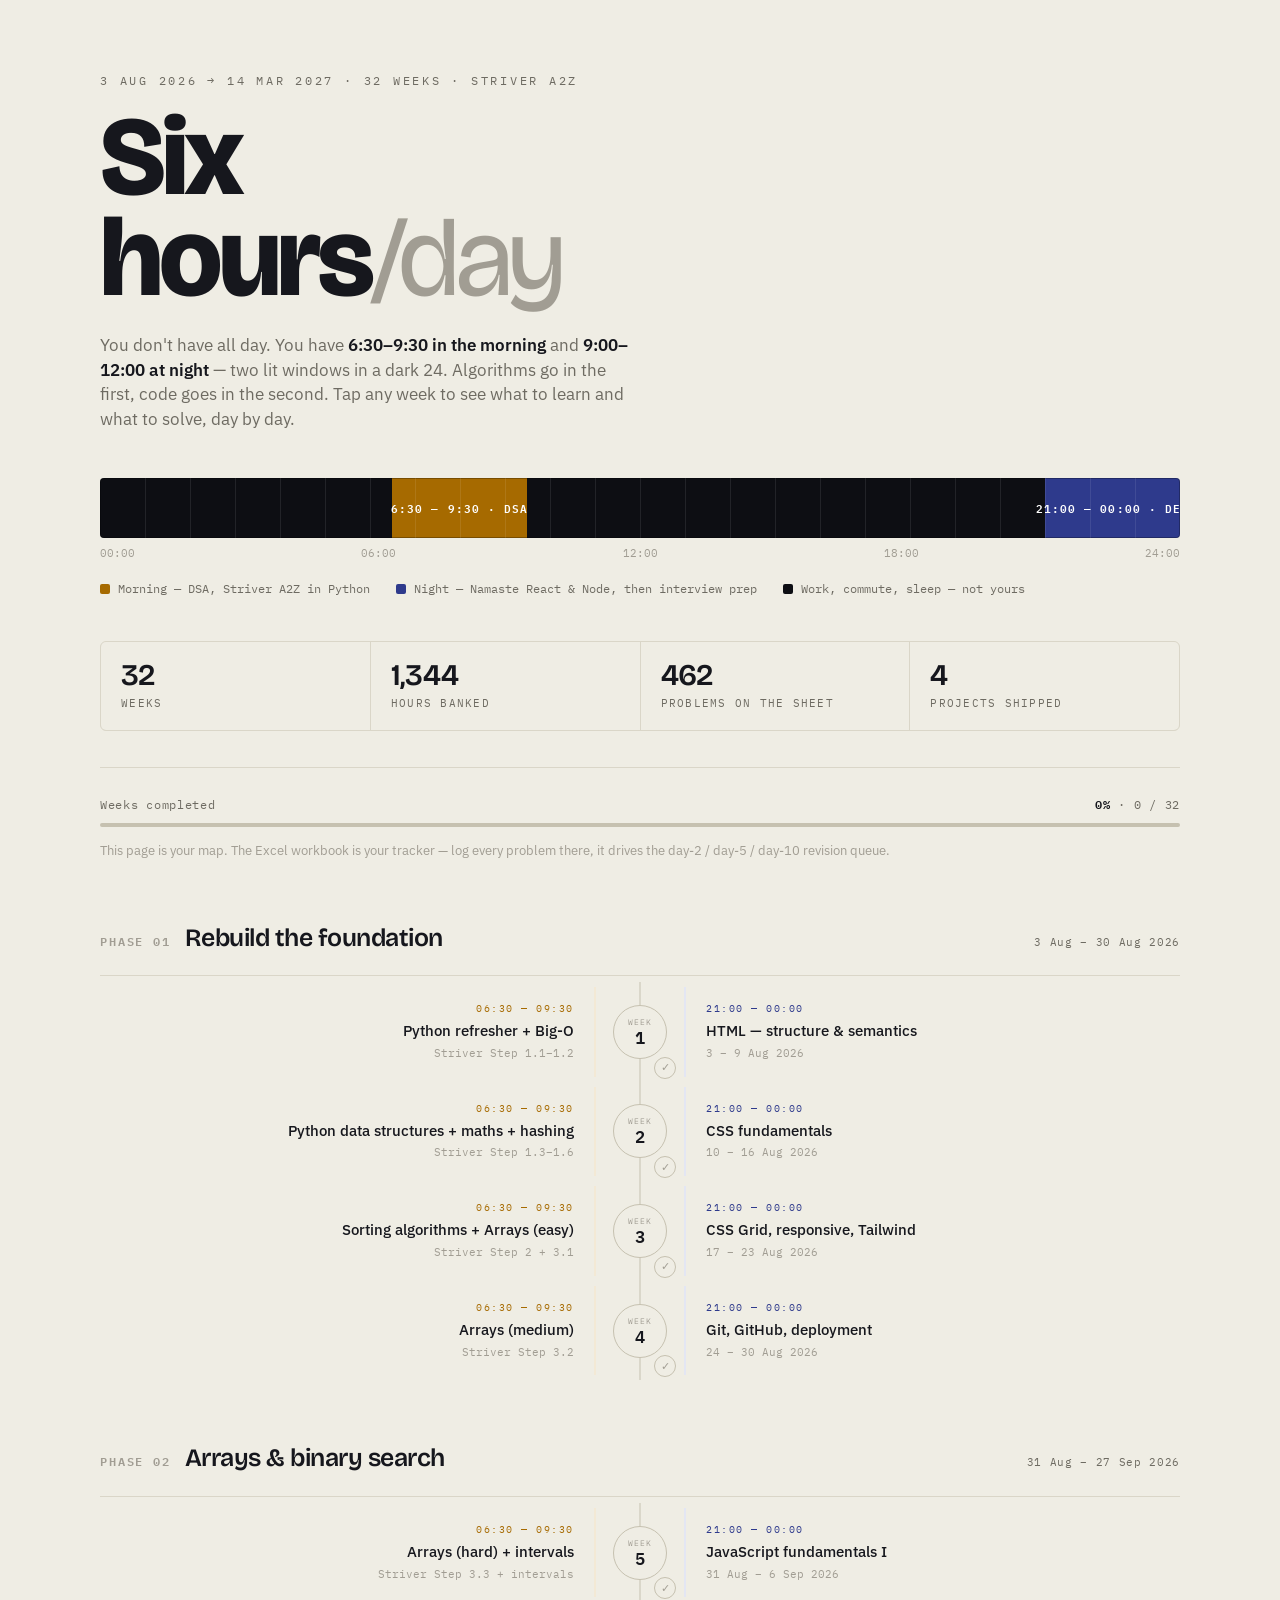
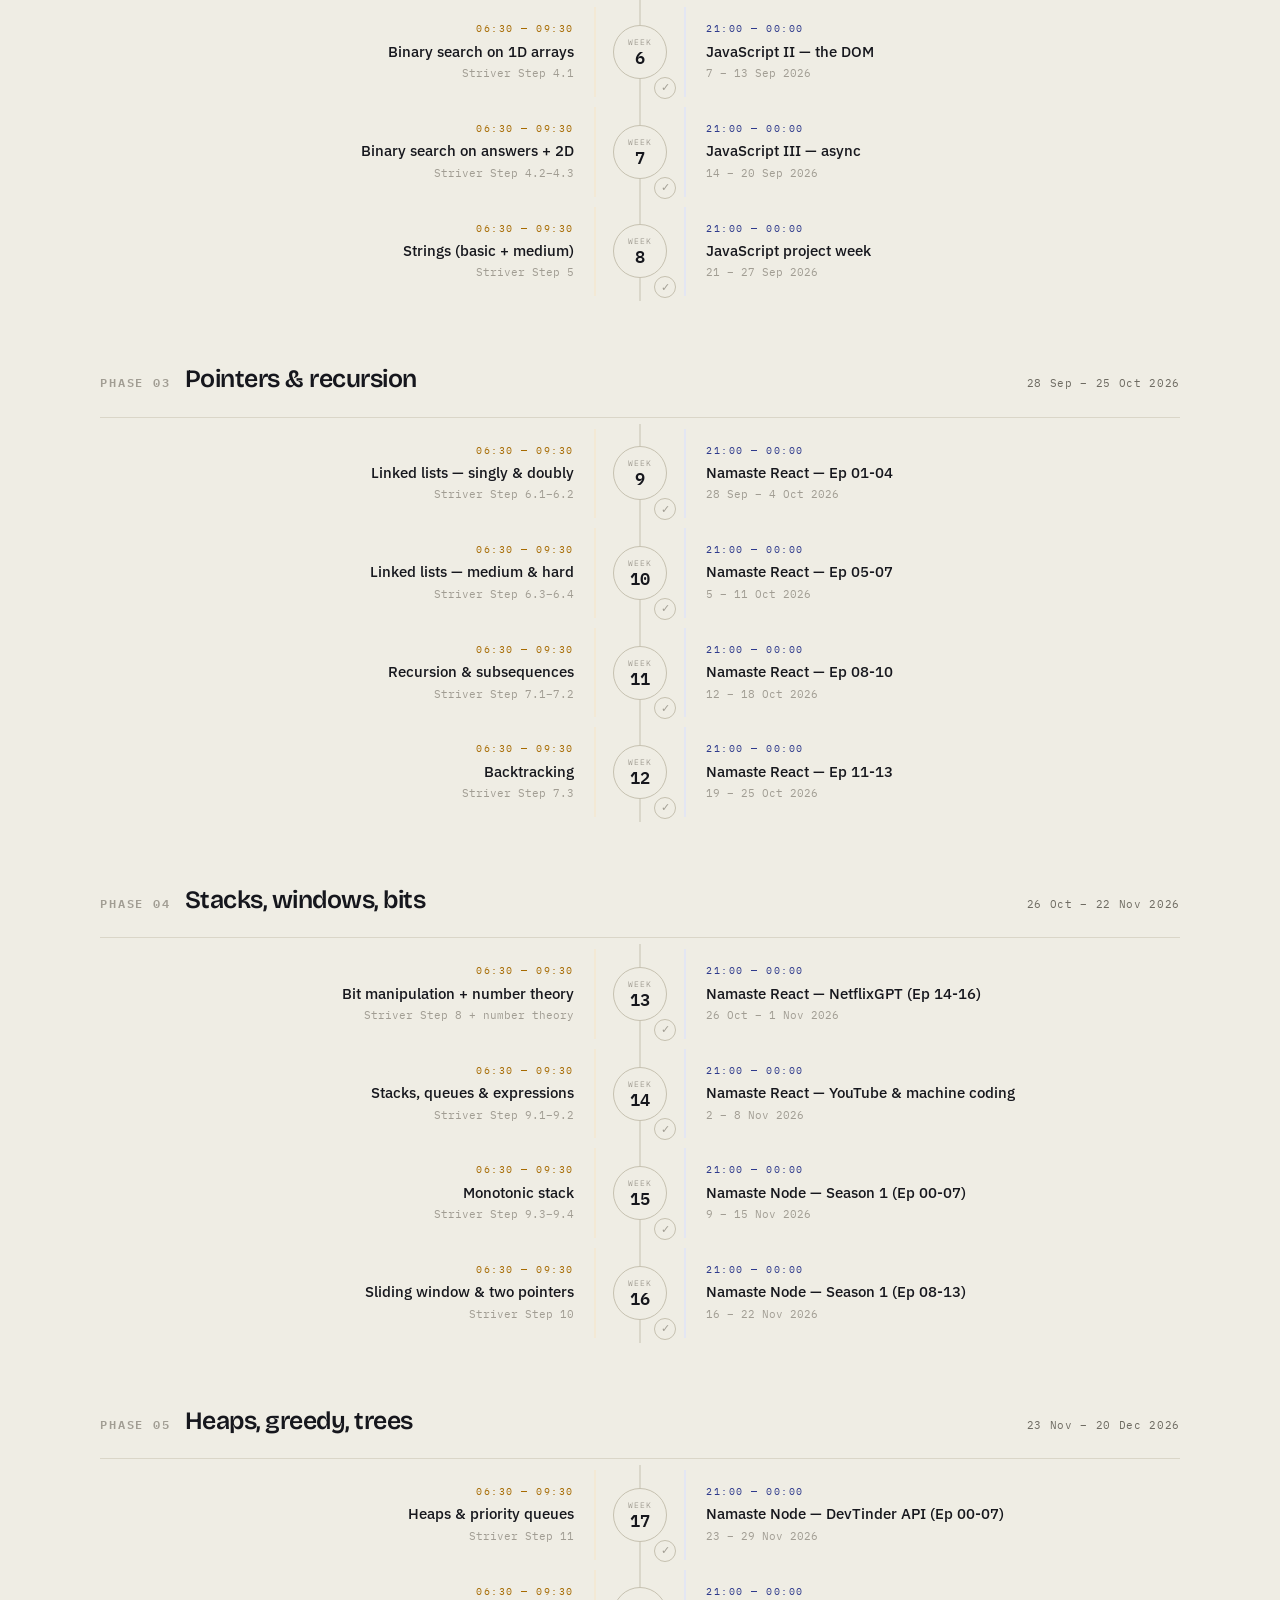
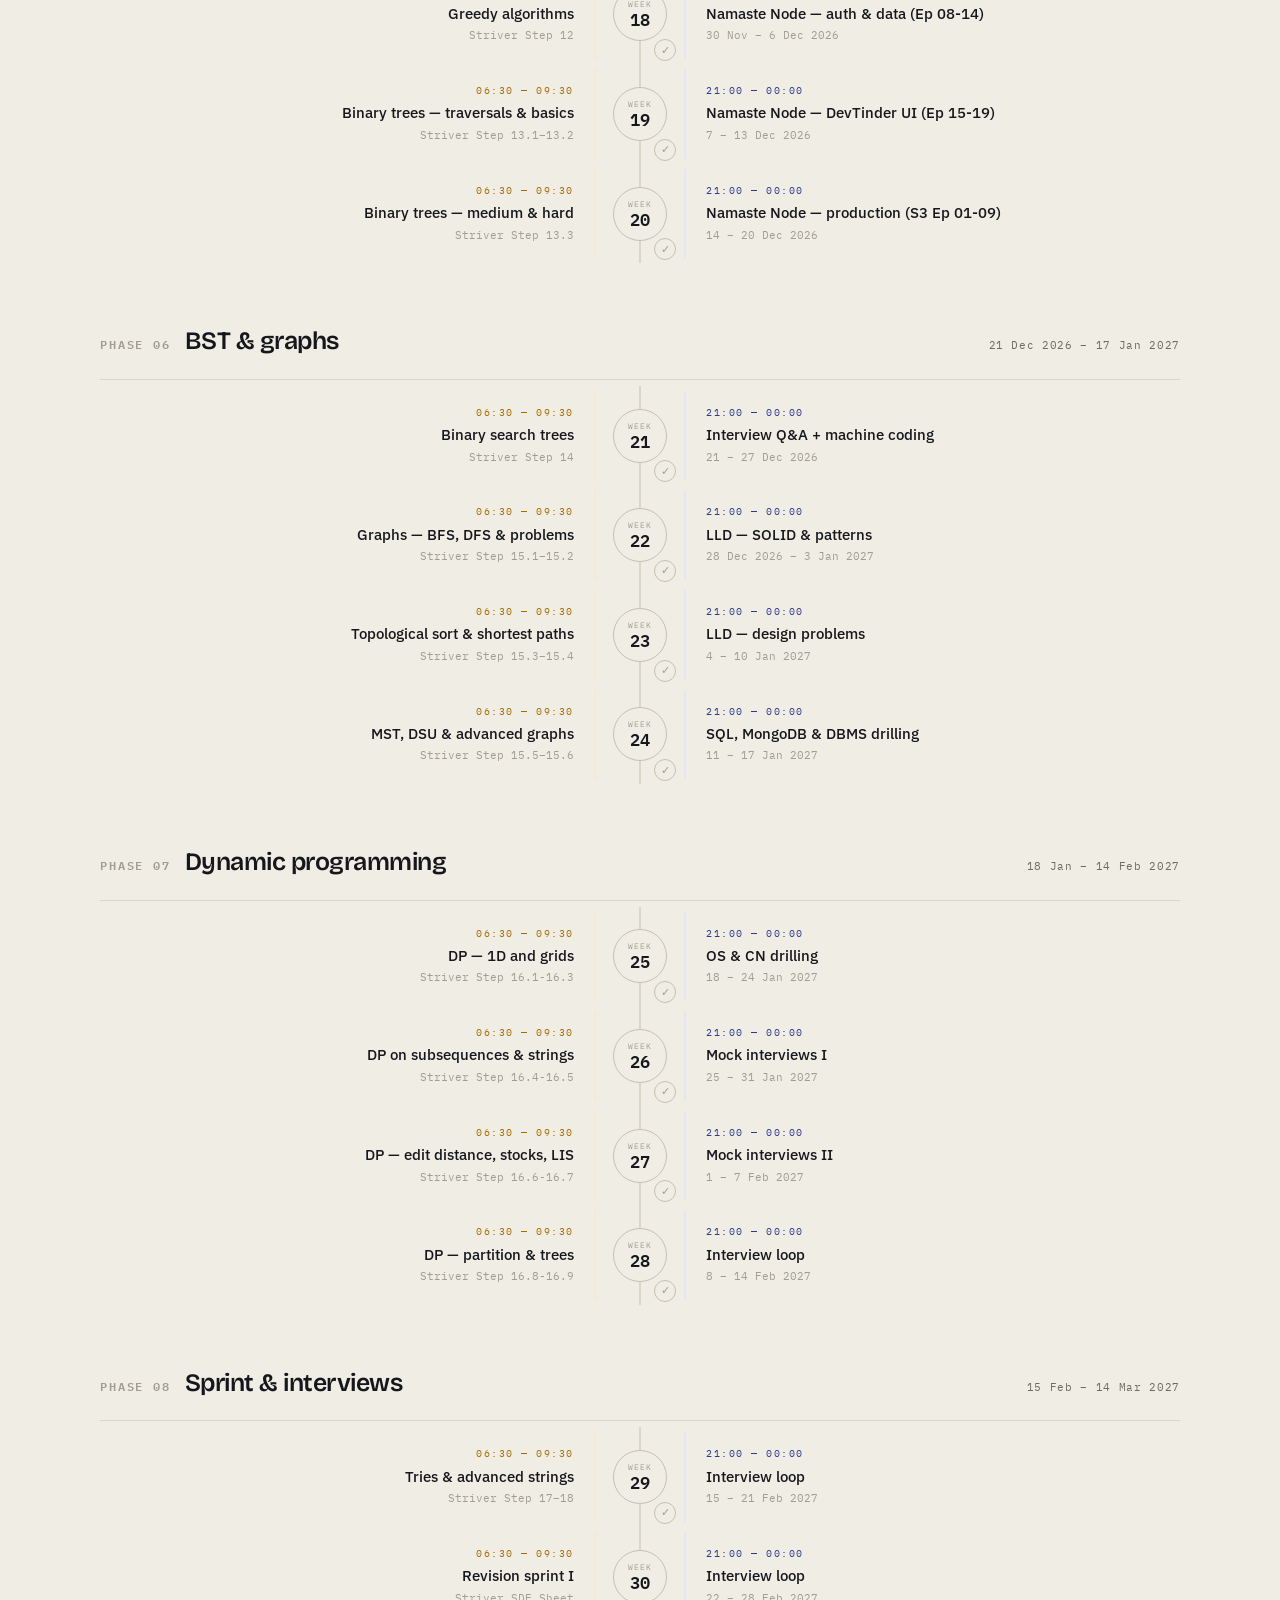
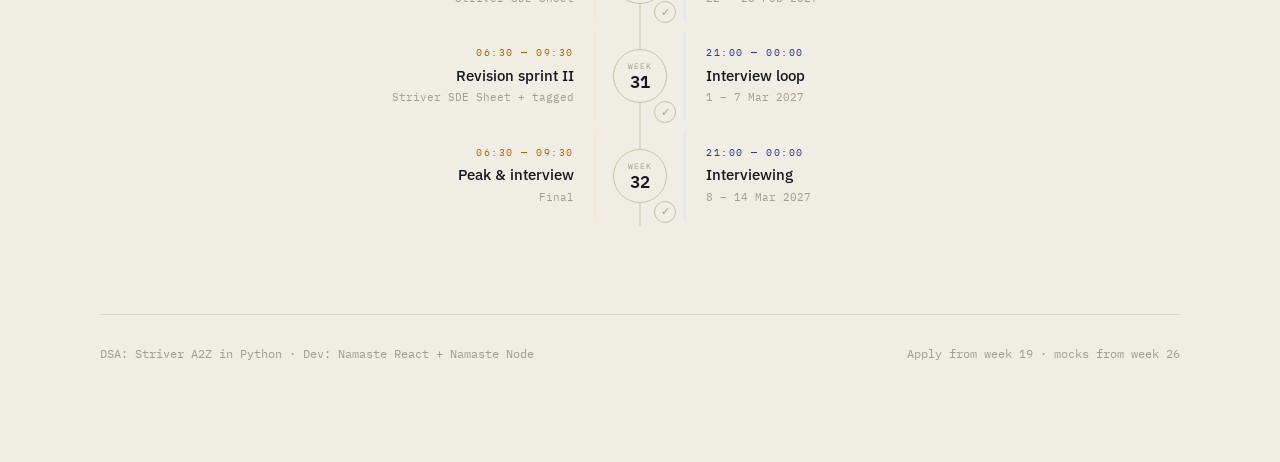
<file: dsa-dev-roadmap.html>
<!DOCTYPE html>
<html lang="en">
<head>
<meta charset="UTF-8">
<meta name="viewport" content="width=device-width, initial-scale=1.0">
<title>Six Hours — DSA × Development, Aug 2026 → Mar 2027</title>
<link rel="preconnect" href="https://fonts.googleapis.com">
<link rel="preconnect" href="https://fonts.gstatic.com" crossorigin>
<link href="https://fonts.googleapis.com/css2?family=Bricolage+Grotesque:opsz,wght@12..96,400;12..96,600;12..96,800&family=IBM+Plex+Mono:wght@400;500;600&family=IBM+Plex+Sans:wght@400;500;600&display=swap" rel="stylesheet">
<style>
  :root{
    --paper:#EFEDE4;
    --paper-2:#E7E4D9;
    --card:#F7F6F0;
    --ink:#16171D;
    --void:#0D0E13;
    --muted:#6E6B62;
    --faint:#A19D93;
    --line:#DAD6C8;
    --line-2:#C6C1B0;
    --dawn:#A66A00;
    --dawn-wash:#F3E9D5;
    --dusk:#2E3A8C;
    --dusk-wash:#E3E6F3;
    --sage:#4A7256;
  }
  *{box-sizing:border-box;margin:0;padding:0}
  html{scroll-behavior:smooth}
  body{
    background:var(--paper);color:var(--ink);
    font-family:"IBM Plex Sans",system-ui,sans-serif;
    line-height:1.5;-webkit-font-smoothing:antialiased;
    padding:0 24px 100px;
  }
  .wrap{max-width:1080px;margin:0 auto}
  .mono{font-family:"IBM Plex Mono",monospace}

  /* ---------- HERO ---------- */
  header{padding:72px 0 0}
  .eyebrow{font-family:"IBM Plex Mono",monospace;font-size:11.5px;letter-spacing:.24em;
    text-transform:uppercase;color:var(--muted)}
  h1{font-family:"Bricolage Grotesque",sans-serif;font-weight:800;
    font-size:clamp(46px,10vw,112px);line-height:.9;letter-spacing:-.035em;margin:18px 0 0}
  h1 em{font-style:normal;font-weight:400;color:var(--faint)}
  .lede{max-width:54ch;margin-top:24px;font-size:16.5px;color:var(--muted)}
  .lede b{color:var(--ink);font-weight:600}

  /* ---------- THE DAY STRIP (signature) ---------- */
  .daystrip{margin-top:46px}
  .strip{
    height:60px;border-radius:4px;overflow:hidden;position:relative;
    background:linear-gradient(90deg,
      var(--void) 0 27.08%,
      var(--dawn) 27.08% 39.58%,
      var(--void) 39.58% 87.5%,
      var(--dusk) 87.5% 100%);
    box-shadow:inset 0 0 0 1px rgba(0,0,0,.28);
  }
  .strip .tick{position:absolute;top:0;bottom:0;width:1px;background:rgba(255,255,255,.09)}
  .strip .lbl{
    position:absolute;top:50%;transform:translate(-50%,-50%);
    font-family:"IBM Plex Mono",monospace;font-size:10.5px;letter-spacing:.1em;
    color:#fff;white-space:nowrap;font-weight:600;
  }
  .hours{display:flex;justify-content:space-between;margin-top:8px;
    font-family:"IBM Plex Mono",monospace;font-size:10.5px;color:var(--faint)}
  .strip-key{display:flex;gap:26px;flex-wrap:wrap;margin-top:18px;
    font-family:"IBM Plex Mono",monospace;font-size:11.5px;color:var(--muted)}
  .strip-key i{font-style:normal;display:inline-block;width:10px;height:10px;
    border-radius:2px;margin-right:8px;vertical-align:-1px}
  .k-dawn i{background:var(--dawn)} .k-dusk i{background:var(--dusk)} .k-void i{background:var(--void)}

  /* ---------- STATS ---------- */
  .stats{display:grid;grid-template-columns:repeat(4,1fr);gap:1px;background:var(--line);
    border:1px solid var(--line);border-radius:6px;overflow:hidden;margin-top:44px}
  .stat{background:var(--paper);padding:18px 20px}
  .stat b{display:block;font-family:"Bricolage Grotesque",sans-serif;font-weight:600;
    font-size:30px;letter-spacing:-.02em;line-height:1}
  .stat span{display:block;margin-top:6px;font-family:"IBM Plex Mono",monospace;
    font-size:10.5px;letter-spacing:.12em;text-transform:uppercase;color:var(--muted)}

  /* ---------- PROGRESS ---------- */
  .progress{margin-top:36px;padding-top:28px;border-top:1px solid var(--line)}
  .progress-top{display:flex;justify-content:space-between;align-items:baseline;
    font-family:"IBM Plex Mono",monospace;font-size:11.5px;letter-spacing:.06em;
    color:var(--muted);margin-bottom:10px}
  #pct{color:var(--ink);font-weight:600}
  .bar{height:4px;background:var(--line-2);border-radius:99px;overflow:hidden}
  #fill{height:100%;width:0;background:var(--ink);transition:width .45s cubic-bezier(.2,.7,.2,1)}
  .hint{margin-top:14px;font-size:12.5px;color:var(--faint)}

  /* ---------- PHASE ---------- */
  .phase{padding-top:60px}
  .phase-head{display:flex;align-items:baseline;gap:14px;flex-wrap:wrap;
    padding-bottom:18px;border-bottom:1px solid var(--line);margin-bottom:6px}
  .phase-num{font-family:"IBM Plex Mono",monospace;font-size:11.5px;font-weight:600;
    letter-spacing:.16em;color:var(--faint)}
  .phase-title{font-family:"Bricolage Grotesque",sans-serif;font-weight:600;
    font-size:25px;letter-spacing:-.02em}
  .phase-when{margin-left:auto;font-family:"IBM Plex Mono",monospace;font-size:11px;
    letter-spacing:.06em;color:var(--muted);white-space:nowrap}

  /* ---------- WEEK ROWS ---------- */
  .weeks{position:relative}
  .weeks::before{content:"";position:absolute;top:0;bottom:0;left:50%;width:1px;
    background:var(--line-2);transform:translateX(-.5px)}
  .week{position:relative;display:grid;grid-template-columns:1fr 88px 1fr;
    align-items:stretch;cursor:pointer;padding:5px 0;
    opacity:0;transform:translateY(12px);transition:opacity .5s ease,transform .5s ease}
  .week.in{opacity:1;transform:none}
  .cell{padding:15px 20px;position:relative}
  .cell.dsa{text-align:right;border-right:2px solid var(--dawn-wash);border-radius:6px 0 0 6px}
  .cell.dev{text-align:left;border-left:2px solid var(--dusk-wash);border-radius:0 6px 6px 0}
  .tag{font-family:"IBM Plex Mono",monospace;font-size:9.5px;letter-spacing:.16em;
    text-transform:uppercase;display:block;margin-bottom:5px}
  .cell.dsa .tag{color:var(--dawn)} .cell.dev .tag{color:var(--dusk)}
  .topic{font-size:14.5px;font-weight:500;line-height:1.35}
  .sub{margin-top:5px;font-family:"IBM Plex Mono",monospace;font-size:10.5px;color:var(--faint)}
  .mark{display:inline-block;margin-top:8px;font-family:"IBM Plex Mono",monospace;
    font-size:10.5px;color:var(--sage);border-top:1px dashed var(--line-2);padding-top:6px}
  .mark::before{content:"▲ "}

  .node{position:relative;display:flex;align-items:center;justify-content:center}
  .num{position:relative;z-index:2;width:54px;height:54px;border-radius:50%;
    background:var(--paper);border:1px solid var(--line-2);
    display:flex;flex-direction:column;align-items:center;justify-content:center;
    font-family:"IBM Plex Mono",monospace;line-height:1;
    transition:border-color .2s,background .2s,transform .2s}
  .num small{font-size:8px;letter-spacing:.14em;color:var(--faint);margin-bottom:3px}
  .num strong{font-size:17px;font-weight:600}
  .week:hover .num{border-color:var(--ink);transform:scale(1.07)}
  .week:hover .cell.dsa{background:var(--dawn-wash)}
  .week:hover .cell.dev{background:var(--dusk-wash)}
  .week:focus-visible{outline:none}
  .week:focus-visible .num{border-color:var(--ink);box-shadow:0 0 0 3px rgba(22,23,29,.14)}

  .tick-btn{position:absolute;z-index:3;bottom:-2px;right:8px;width:22px;height:22px;
    border-radius:50%;border:1px solid var(--line-2);background:var(--paper);
    cursor:pointer;padding:0;display:flex;align-items:center;justify-content:center;
    font-size:11px;color:var(--faint);transition:all .18s}
  .tick-btn:hover{border-color:var(--sage);color:var(--sage)}
  .week.done .tick-btn{background:var(--sage);border-color:var(--sage);color:#fff}
  .week.done .num{background:var(--paper-2);border-color:var(--line)}
  .week.done .topic{color:var(--faint);text-decoration:line-through;
    text-decoration-color:var(--line-2)}
  .week.done .tag{opacity:.4}

  /* ---------- MODAL ---------- */
  .scrim{position:fixed;inset:0;background:rgba(13,14,19,.55);backdrop-filter:blur(3px);
    opacity:0;pointer-events:none;transition:opacity .22s;z-index:40}
  .scrim.open{opacity:1;pointer-events:auto}
  .modal{position:fixed;z-index:50;top:0;right:0;bottom:0;width:min(680px,100%);
    background:var(--card);border-left:1px solid var(--line-2);
    transform:translateX(100%);transition:transform .3s cubic-bezier(.2,.7,.2,1);
    display:flex;flex-direction:column;overflow:hidden}
  .modal.open{transform:none}
  .m-head{padding:26px 30px 20px;border-bottom:1px solid var(--line);flex:0 0 auto;
    background:var(--paper)}
  .m-wk{font-family:"IBM Plex Mono",monospace;font-size:11px;letter-spacing:.16em;
    text-transform:uppercase;color:var(--muted)}
  .m-title{font-family:"Bricolage Grotesque",sans-serif;font-weight:600;font-size:26px;
    letter-spacing:-.02em;margin-top:8px;line-height:1.15}
  .m-goal{margin-top:12px;font-size:14px;color:var(--muted);max-width:56ch}
  .m-tracks{display:flex;gap:10px;flex-wrap:wrap;margin-top:16px}
  .chip{font-family:"IBM Plex Mono",monospace;font-size:10.5px;letter-spacing:.06em;
    padding:5px 10px;border-radius:99px;border:1px solid}
  .chip.a{color:var(--dawn);border-color:var(--dawn);background:var(--dawn-wash)}
  .chip.b{color:var(--dusk);border-color:var(--dusk);background:var(--dusk-wash)}
  .m-close{position:absolute;top:22px;right:24px;width:32px;height:32px;border-radius:50%;
    border:1px solid var(--line-2);background:var(--paper);cursor:pointer;font-size:15px;
    color:var(--muted);line-height:1}
  .m-close:hover{border-color:var(--ink);color:var(--ink)}
  .m-body{overflow-y:auto;padding:8px 30px 40px;flex:1 1 auto}

  .day{padding:20px 0;border-bottom:1px solid var(--line)}
  .day:last-child{border-bottom:none}
  .d-name{font-family:"IBM Plex Mono",monospace;font-size:11px;letter-spacing:.16em;
    text-transform:uppercase;color:var(--ink);font-weight:600;margin-bottom:14px;
    display:flex;align-items:center;gap:10px}
  .d-name span{flex:1;height:1px;background:var(--line)}
  .blk{display:grid;grid-template-columns:96px 1fr;gap:14px;margin-bottom:11px;
    align-items:start}
  .blk-t{font-family:"IBM Plex Mono",monospace;font-size:10px;letter-spacing:.06em;
    padding-top:2px;line-height:1.5}
  .blk-t b{display:block;font-weight:600;font-size:9.5px;letter-spacing:.13em;
    text-transform:uppercase}
  .blk.learn .blk-t b{color:var(--dawn)}
  .blk.prac .blk-t b{color:var(--dawn)}
  .blk.eve .blk-t b{color:var(--dusk)}
  .blk-t em{font-style:normal;color:var(--faint)}
  .blk-c{font-size:13.5px;line-height:1.5}
  .blk.prac .blk-c{color:var(--muted)}
  .day.rest{background:var(--paper-2);margin:0 -30px;padding:20px 30px;border-radius:6px}

  /* ---------- FOOTER ---------- */
  footer{margin-top:88px;padding-top:30px;border-top:1px solid var(--line);
    display:flex;justify-content:space-between;flex-wrap:wrap;gap:14px;
    font-family:"IBM Plex Mono",monospace;font-size:11.5px;color:var(--faint)}

  /* ---------- MOBILE ---------- */
  @media (max-width:780px){
    body{padding:0 16px 80px}
    header{padding:48px 0 0}
    .stats{grid-template-columns:repeat(2,1fr)}
    .strip{height:48px}
    .weeks::before{left:24px}
    .week{grid-template-columns:48px 1fr;gap:8px 12px;padding:12px 0}
    .node{justify-content:flex-start;align-items:flex-start;padding-top:4px}
    .num{width:48px;height:48px}
    .num strong{font-size:15px}
    .cell{grid-column:2;padding:8px 0;border:none!important;border-radius:0}
    .cell.dsa{text-align:left;border-left:2px solid var(--dawn-wash)!important;padding-left:13px}
    .cell.dev{text-align:left;border-left:2px solid var(--dusk-wash)!important;padding-left:13px}
    .week:hover .cell.dsa,.week:hover .cell.dev{background:transparent}
    .tick-btn{position:static;margin-top:8px}
    .phase-when{margin-left:0;width:100%}
    .modal{width:100%;border-left:none}
    .m-head{padding:22px 20px 18px}
    .m-body{padding:8px 20px 36px}
    .day.rest{margin:0 -20px;padding:20px}
    .blk{grid-template-columns:1fr;gap:4px}
    .blk-t{display:flex;gap:8px;align-items:baseline}
  }
  @media (prefers-reduced-motion:reduce){
    .week{opacity:1;transform:none;transition:none}
    .modal{transition:none}
    html{scroll-behavior:auto}
  }
</style>
</head>
<body>
<div class="wrap">

  <header>
    <div class="eyebrow">3 Aug 2026 → 14 Mar 2027 · 32 weeks · Striver A2Z</div>
    <h1>Six<br>hours<em>/day</em></h1>
    <p class="lede">You don't have all day. You have <b>6:30–9:30 in the morning</b> and <b>9:00–12:00 at night</b> — two lit windows in a dark 24. Algorithms go in the first, code goes in the second. Tap any week to see what to learn and what to solve, day by day.</p>

    <div class="daystrip">
      <div class="strip" id="strip">
        <span class="lbl" style="left:33.3%">6:30 — 9:30 · DSA</span>
        <span class="lbl" style="left:93.75%">21:00 — 00:00 · DEV</span>
      </div>
      <div class="hours mono"><span>00:00</span><span>06:00</span><span>12:00</span><span>18:00</span><span>24:00</span></div>
      <div class="strip-key">
        <span class="k-dawn"><i></i>Morning — DSA, Striver A2Z in Python</span>
        <span class="k-dusk"><i></i>Night — Namaste React &amp; Node, then interview prep</span>
        <span class="k-void"><i></i>Work, commute, sleep — not yours</span>
      </div>
    </div>

    <div class="stats">
      <div class="stat"><b>32</b><span>weeks</span></div>
      <div class="stat"><b>1,344</b><span>hours banked</span></div>
      <div class="stat"><b>462</b><span>problems on the sheet</span></div>
      <div class="stat"><b>4</b><span>projects shipped</span></div>
    </div>

    <div class="progress">
      <div class="progress-top"><span>Weeks completed</span><span><b id="pct">0%</b> · <span id="count">0 / 32</span></span></div>
      <div class="bar"><div id="fill"></div></div>
      <p class="hint">This page is your map. The Excel workbook is your tracker — log every problem there, it drives the day-2 / day-5 / day-10 revision queue.</p>
    </div>
  </header>

  <main id="board"></main>

  <footer>
    <span>DSA: Striver A2Z in Python · Dev: Namaste React + Namaste Node</span>
    <span>Apply from week 19 · mocks from week 26</span>
  </footer>
</div>

<div class="scrim" id="scrim"></div>
<aside class="modal" id="modal" role="dialog" aria-modal="true" aria-labelledby="mTitle">
  <div class="m-head">
    <div class="m-wk" id="mWk">Week</div>
    <div class="m-title" id="mTitle">—</div>
    <div class="m-goal" id="mGoal"></div>
    <div class="m-tracks" id="mTracks"></div>
    <button class="m-close" id="mClose" aria-label="Close">✕</button>
  </div>
  <div class="m-body" id="mBody"></div>
</aside>
<script>
const PHASES = [
  {p:1,title:"Rebuild the foundation",when:"3 Aug – 30 Aug 2026"},
  {p:2,title:"Arrays & binary search",when:"31 Aug – 27 Sep 2026"},
  {p:3,title:"Pointers & recursion",when:"28 Sep – 25 Oct 2026"},
  {p:4,title:"Stacks, windows, bits",when:"26 Oct – 22 Nov 2026"},
  {p:5,title:"Heaps, greedy, trees",when:"23 Nov – 20 Dec 2026"},
  {p:6,title:"BST & graphs",when:"21 Dec 2026 – 17 Jan 2027"},
  {p:7,title:"Dynamic programming",when:"18 Jan – 14 Feb 2027"},
  {p:8,title:"Sprint & interviews",when:"15 Feb – 14 Mar 2027"},
];

const W = [
{n:1,ph:1,dates:"3 – 9 Aug 2026",step:"Striver Step 1.1–1.2",
 dsa:"Python refresher + Big-O",dev:"HTML — structure & semantics",
 goal:"Get your hands back on Python, and learn to price an algorithm before you write it.",
 d:[
 ["Setup: VS Code, Python 3.12, LeetCode + GFG accounts. Variables, I/O, f-strings, type casting.","Sum of first N, reverse a number, count digits, palindrome number, Armstrong number.","What HTML actually is. Document structure, head vs body, semantic tags: header, nav, main, section, article, footer."],
 ["Conditionals, while vs for, range(), nested loops, break/continue.","Striver pattern problems 1–8 (rectangle, right triangle, inverted triangle, pyramid).","Text elements, lists, links, images. Attributes, alt text, absolute vs relative paths."],
 ["Functions: parameters, defaults, *args/**kwargs, return vs print, local vs global scope.","Striver patterns 9–15. Then: prime check, GCD by Euclid, LCM.","Forms: input types, labels, select, textarea, button. Tables. Why semantics matter for accessibility."],
 ["Big-O: how to count operations. O(1), O(log n), O(n), O(n log n), O(n²), O(2ⁿ). Best/avg/worst.","No new problems today. Go back through every problem you've solved and write its time and space complexity.","Build a semantic CV page from scratch — no CSS at all. Just correct structure."],
 ["Space complexity, auxiliary vs total. Recursion stack cost. Python traps: list.insert(0,x) is O(n), 'in' on a list is O(n).","Striver patterns 16–22. Then trailing zeroes in factorial, digit sum, count of digits without loop.","Forms deep-dive: validation attributes, fieldset, accessibility. Add a contact form to the CV page."],
 ["Lists: indexing, slicing, mutation, aliasing vs copy vs deepcopy, list comprehensions.","Reverse an array in place, find min and max, second largest without sorting, left rotate by one.","Meta tags, favicon, Open Graph. Validate your page with the W3C validator and fix every warning."],
 ],
 sun:["Re-solve the 3 patterns you found hardest, from a blank file, no reference. Then write a Big-O cheat sheet in your own words — one page, no copying.","Core CS: what happens when you run a Python file — interpreter, bytecode, memory. Set up your notes repo on GitHub."]},

{n:2,ph:1,dates:"10 – 16 Aug 2026",step:"Striver Step 1.3–1.6",
 dsa:"Python data structures + maths + hashing",dev:"CSS fundamentals",
 goal:"Learn the Python equivalent of C++ STL. Hashing is the single highest-return tool you'll pick up all year.",
 d:[
 ["Dict and set internals: how hashing gives O(1) average lookup, and when it degrades to O(n).","Frequency count of an array, highest and lowest frequency element, count distinct elements.","The cascade, specificity, inheritance. Selectors: type, class, id, descendant, pseudo-class."],
 ["Tuples, immutability, strings as sequences. sorted() with key=, lambda, reverse=.","Sort a list of tuples by second element, valid anagram, sort characters by frequency.","The box model: content, padding, border, margin. box-sizing: border-box and why everyone sets it."],
 ["collections: Counter, defaultdict, deque, OrderedDict. heapq basics. This is your STL.","Rewrite Monday's and Tuesday's problems using Counter and defaultdict. Compare line counts.","Flexbox properly: flex-direction, justify-content, align-items, gap, flex-grow/shrink/basis."],
 ["Basic maths: extracting digits, finding divisors in O(√n), prime check, Sieve of Eratosthenes.","Count digits, print all divisors, check prime, sieve up to 10⁶, GCD by Euclid.","Flexbox practice: navbar, card row, centred hero. Build three layouts from scratch."],
 ["Recursion: the call stack, base case, recursion tree. Python's recursion limit and how to raise it.","Print 1 to N, print N to 1, sum of first N, factorial, reverse an array recursively.","Typography and colour: font stacks, web fonts, line-height, letter-spacing, rem vs px vs em."],
 ["Parameterised vs functional recursion. Multiple recursive calls and why Fibonacci is exponential.","Check palindrome recursively, Fibonacci, power(x, n) in O(log n) using fast exponentiation.","Style your CV page fully. No frameworks. Make deliberate typography choices."],
 ],
 sun:["Re-solve four hashing problems cold. Draw the recursion tree for factorial(5) and fib(5) on paper by hand — count the calls.","Core CS: OOP in Python — class, object, __init__, self, instance vs class attributes."]},

{n:3,ph:1,dates:"17 – 23 Aug 2026",step:"Striver Step 2 + 3.1",
 dsa:"Sorting algorithms + Arrays (easy)",dev:"CSS Grid, responsive, Tailwind",
 goal:"Implement every sort by hand once. You'll never implement them at work, but the reasoning transfers everywhere.",
 d:[
 ["Selection, bubble, insertion sort. Why each is O(n²). Stability and what it means in practice.","Implement all three from scratch, no reference. Then trace each on [5,2,9,1] on paper.","CSS Grid: grid-template-columns, rows, fr units, gap, grid-area. Grid vs Flexbox — when each wins."],
 ["Merge sort: divide and conquer, the merge step, why O(n log n), why it needs O(n) extra space.","Implement merge sort. Then merge two sorted arrays without extra space.","Responsive design: media queries, mobile-first, fluid type with clamp(), container queries."],
 ["Quick sort: pivot choice, partition, O(n²) worst case. Why Python's sort() is Timsort.","Implement quick sort. Then find the kth smallest element using partition.","Tailwind: setup, utility classes, responsive prefixes, why utility-first. Rebuild one CV section in Tailwind."],
 ["Array traversal patterns. Scanning once vs twice. In-place vs extra space.","Largest element, second largest without sorting, check if array is sorted, remove duplicates from sorted array.","Tailwind continued: custom config, extending the theme, dark mode, @apply and when not to use it."],
 ["Rotation: the reversal algorithm and why it beats the naive approach.","Left rotate by one, left rotate by K places, move all zeroes to end, linear search.","Rebuild your whole CV page as a responsive portfolio in Tailwind. Mobile, tablet, desktop."],
 ["The XOR trick for finding a missing or single element. Union and intersection of sorted arrays.","Union of two sorted arrays, intersection, missing number, max consecutive ones, single number.","Polish: transitions, hover states, focus-visible rings, prefers-reduced-motion. Ship it."],
 ],
 sun:["Re-implement merge sort and quick sort from a blank file. Time yourself. Under 10 minutes each is the target.","Core CS: OOP — inheritance, polymorphism, encapsulation. Write a small class hierarchy in Python."]},

{n:4,ph:1,dates:"24 – 30 Aug 2026",step:"Striver Step 3.2",
 dsa:"Arrays (medium)",dev:"Git, GitHub, deployment",
 goal:"Kadane and prefix-sum-with-hashmap are two of the five patterns that carry the whole array section.",
 d:[
 ["Two Sum: the brute force, the sorted two-pointer, the hashmap. Know all three and their trade-offs.","Two Sum (all three ways), sort an array of 0s, 1s and 2s (Dutch National Flag).","Git properly: init, add, commit, the staging area, .gitignore, writing commit messages that mean something."],
 ["Moore's voting algorithm — the intuition for why cancelling pairs works.","Majority element (> n/2), majority element (> n/3).","Branching: branch, merge, merge conflicts and how to resolve them without panicking. Feature-branch workflow."],
 ["Kadane's algorithm: the local-vs-global maximum idea. Prefix sums as a concept.","Maximum subarray sum, print the subarray itself, best time to buy and sell stock.","Remotes: push, pull, fetch, origin. Pull requests. Fork vs clone. Undo: reset, revert, stash."],
 ["The prefix-sum-plus-hashmap pattern. Why it handles negative numbers when sliding window can't.","Longest subarray with sum K (positives only), subarray sum equals K, longest subarray with sum K (with negatives).","Deploy the portfolio to GitHub Pages or Vercel. Custom domain if you have one. Get it genuinely live."],
 ["In-place rearrangement. Next permutation — the four-step algorithm.","Rearrange array by sign, next permutation, leaders in an array.","README that earns its keep: what it does, screenshot, stack, how to run locally, what you'd do next."],
 ["Matrix traversal as index arithmetic: rotation, spiral, in-place marking.","Rotate matrix by 90°, spiral traversal of a matrix, set matrix zeroes.","Clean up your GitHub profile: bio, pinned repos, profile README. Recruiters do look."],
 ],
 sun:["Month 1 done. Re-solve Kadane and both prefix-sum problems cold. Update your Excel tracker and check your revision backlog is at zero.","Core CS: OOP — abstraction, dunder methods, when a class is the right tool and when a function is."]},

{n:5,ph:2,dates:"31 Aug – 6 Sep 2026",step:"Striver Step 3.3 + intervals",
 dsa:"Arrays (hard) + intervals",dev:"JavaScript fundamentals I",
 goal:"Intervals aren't in Striver's sheet as their own step, but they're asked constantly. We add them here.",
 d:[
 ["Pascal's triangle — the three distinct questions hidden in one topic (nth row, single element, full triangle).","Pascal's triangle: all three variants.","JS: let/const/var, types, coercion, ==  vs ===, truthy/falsy. The parts that bite you."],
 ["Longest consecutive sequence — why a set turns O(n log n) into O(n).","Longest consecutive sequence, longest subarray with sum K revisited.","Functions, arrow functions, this, scope, closures. Closures matter — take your time here."],
 ["The interval pattern: sort by start time, then sweep. Merge condition.","Merge overlapping intervals, insert interval.","Arrays and objects. Destructuring, spread, rest. map / filter / reduce / find / some / every."],
 ["Sweep line and non-overlapping selection. Sort-by-end for maximum count.","Non-overlapping intervals, meeting rooms, minimum platforms required.","Objects deeper: prototypes, classes, getters/setters. JSON parse and stringify."],
 ["Merge sort applications — counting inversions and reverse pairs during the merge.","Count inversions, reverse pairs.","Modules: import/export. Error handling: try/catch, throw, custom errors. Optional chaining."],
 ["Hard array tricks: XOR for repeat-and-missing, Kadane for products, two-pointer for k-sum.","Repeat and missing number, maximum product subarray, 3-Sum, 4-Sum.","Practice day: rewrite three of your Python array solutions in JavaScript. Same logic, different language."],
 ],
 sun:["Re-solve 3-Sum and merge intervals cold. Both are pattern anchors you'll reuse a dozen times.","Core CS: month recap. Write blog-style notes on hashing and Kadane in your notes repo."]},

{n:6,ph:2,dates:"7 – 13 Sep 2026",step:"Striver Step 4.1",
 dsa:"Binary search on 1D arrays",dev:"JavaScript II — the DOM",
 goal:"The binary search template must become muscle memory. Write it until you can't get it wrong.",
 d:[
 ["The template: low, high, mid, and the loop invariant. Why mid = low + (high-low)//2.","Binary search in a sorted array, implement lower bound, implement upper bound.","The DOM: querySelector, traversal, createElement, appendChild, textContent vs innerHTML (and XSS)."],
 ["Boundary variants: search insert position, floor and ceiling. Off-by-one is the whole game here.","Search insert position, floor and ceil in a sorted array.","Events: addEventListener, the event object, bubbling and capturing, delegation, preventDefault."],
 ["First and last occurrence. Counting occurrences as two boundary searches.","First and last occurrence of a number, count occurrences of a number.","Forms and validation in JS. Building and updating lists in the DOM. Template literals for markup."],
 ["Rotated sorted arrays: identify which half is sorted, then decide where the target can be.","Search in rotated sorted array I, search in rotated sorted array II (with duplicates).","Build a to-do app: add, edit, delete, filter, persist to localStorage. Vanilla JS only."],
 ["Finding the rotation point. Minimum in a rotated array.","Minimum in rotated sorted array, find how many times an array is rotated.","Continue the to-do app: keyboard support, empty states, no-JS fallback. Make it actually good."],
 ["Binary search where the array isn't fully sorted: peaks and pairs.","Single element in a sorted array, find peak element.","Debugging: Chrome DevTools, breakpoints, the network tab, console methods beyond log."],
 ],
 sun:["Write the binary search template from memory three separate times today. It has to be automatic before we hit binary-search-on-answers.","Core CS: DBMS — what a database is, tables, schemas, primary/foreign keys."]},

{n:7,ph:2,dates:"14 – 20 Sep 2026",step:"Striver Step 4.2–4.3",
 dsa:"Binary search on answers + 2D",dev:"JavaScript III — async",
 goal:"Binary search on the answer space is the single most under-recognised pattern in interviews. Learn to spot it.",
 d:[
 ["Searching the answer space, not the array. The shape: minimise the maximum, or maximise the minimum.","Square root of a number, Nth root of a number.","The event loop, call stack, task queue. Why JS is single-threaded but not blocking."],
 ["Designing the feasibility function: can we do it in X? Then binary search on X.","Koko eating bananas, minimum days to make M bouquets.","Callbacks → promises → async/await. Promise.all, Promise.race, error handling in async code."],
 ["More answer-space problems. Recognising the monotonic predicate.","Smallest divisor given a threshold, capacity to ship packages within D days.","fetch: GET, POST, headers, status codes, CORS. Working with a real public API."],
 ["Allocation and partition problems — the hardest common form of this pattern.","Aggressive cows, book allocation.","Build a weather or movie-search app against a real API. Loading states, error states, empty states."],
 ["Split array largest sum, painter's partition, and the median of two sorted arrays.","Split array largest sum, painter's partition, median of two sorted arrays (the hard one).","Continue the API app: debounced search, pagination, caching responses, abort controllers."],
 ["Treating a 2D matrix as a flattened 1D array. Staircase search for row-and-column sorted matrices.","Row with maximum 1s, search in a 2D matrix, search in a 2D matrix II, peak element in 2D.","ES6+ round-up: optional chaining, nullish coalescing, generators, Map and Set. Ship the API app."],
 ],
 sun:["Re-solve Koko eating bananas and aggressive cows cold. They are the same problem in different clothes — make sure you can see that.","Core CS: DBMS — ER modelling, normalisation 1NF → 2NF → 3NF, when to denormalise."]},

{n:8,ph:2,dates:"21 – 27 Sep 2026",step:"Striver Step 5",
 dsa:"Strings (basic + medium)",dev:"JavaScript project week",
 goal:"Python makes strings easy, which is a trap. Know the cost of what you're writing.",
 d:[
 ["Python strings: immutability, why += in a loop is O(n²), join(), and the common methods.","Remove outermost parentheses, reverse words in a string.","Plan a real project — pick something you'd actually use. Wireframe it. Write a spec before coding."],
 ["Sorting and comparing strings. Custom comparators for string problems.","Largest odd number in a string, longest common prefix, isomorphic strings.","Build: structure, state model, core interactions. Vanilla JS, no framework."],
 ["Anagram and rotation checks. Grouping with a hashmap of sorted keys.","Valid anagram, rotate string, group anagrams.","Build: connect to an API or localStorage. Handle every failure case."],
 ["Frequency-driven string problems.","Sort characters by frequency, maximum nesting depth of parentheses.","Build: responsive layout, accessibility pass, keyboard navigation."],
 ["Roman numerals both ways. atoi — the string-to-integer edge cases interviewers love.","Roman to integer, integer to Roman, string to integer (atoi).","Build: polish, empty states, error messages that say what to do next."],
 ["Expand-around-centre for palindromes. Two pointers on strings.","Longest palindromic substring, sum of beauty of all substrings.","Deploy it. Write the README. Record a 60-second demo GIF for the repo."],
 ],
 sun:["Month 2 done. Re-solve one problem each from arrays, binary search and strings, all cold. Check your revision backlog.","Core CS: DBMS — SQL basics. SELECT, WHERE, ORDER BY, GROUP BY, HAVING, the join types."]},

{n:9,ph:3,dates:"28 Sep – 4 Oct 2026",step:"Striver Step 6.1–6.2",
 dsa:"Linked lists — singly & doubly",dev:"Namaste React — Ep 01-04",
 goal:"Linked list problems are pure pointer discipline. Draw the boxes and arrows on paper. Every single time.",
 d:[
 ["The Node class, building a list from an array, traversal. Why a linked list over an array, and when not.","Build a linked list from an array, find its length, search for an element.","Ep 01 Inception. VS Code setup, hello world in HTML/JS, React via CDN links, createElement. Why React needs a build setup at all."],
 ["Insertion and deletion at head, tail, and the kth position. The dummy-head trick.","Delete head, delete tail, delete kth node, insert at head/tail/position.","Ep 02 Igniting our App. npm, package.json, Parcel, node_modules, .gitignore, browserslist, dev vs production builds."],
 ["Doubly linked lists: maintaining prev, and the edge cases that break naive code.","Build a DLL, insert and delete in a DLL, reverse a DLL.","Ep 03 Laying the foundation. JSX and how Babel transpiles it, React components, functional vs class, component composition."],
 ["The slow and fast pointer. Why it finds the middle, and why it detects cycles.","Middle of a linked list, detect a loop in a linked list.","Ep 03 assignments. Nested components, JSX expressions, props. Do every assignment — the whole course is built on them."],
 ["Floyd's cycle detection: proving where the two pointers meet, and finding the loop start.","Starting point of the loop, length of the loop.","Ep 04 Talk is Cheap, Show Me the Code. Start Namaste Food: plan the app, Header, Body, RestaurantCard, props."],
 ["Reversal, iterative and recursive. This one problem underpins ten others.","Reverse a linked list (both ways), check if a linked list is a palindrome.","Ep 04 continued. Map over the Swiggy dummy data API, keys and why they matter, optional chaining on API responses."],
 ],
 sun:["Reverse a linked list from a blank file, iteratively and recursively, three times. This is the most-asked linked list question there is.","Core CS: DBMS — transactions and ACID. Isolation levels and the anomalies each one prevents."]},

{n:10,ph:3,dates:"5 – 11 Oct 2026",step:"Striver Step 6.3–6.4",
 dsa:"Linked lists — medium & hard",dev:"Namaste React — Ep 05-07",
 goal:"Reverse-in-groups-of-K is the hardest pointer manipulation you'll be asked. Everything here builds to it.",
 d:[
 ["Segregation and rearrangement by relinking, not by swapping values.","Odd-even linked list, segregate 0s, 1s and 2s in a linked list.","Ep 05 Let's Get Hooked. Folder structure, named vs default exports, useState, and why React re-renders."],
 ["The two-pointer gap technique for finding the nth node from the end.","Remove nth node from the end, delete the middle node.","Ep 05 assignments. Add search and filter to the restaurant list. Understand exactly what state triggers a render."],
 ["Merge sort on a linked list — why it's the right sort here and quicksort isn't.","Sort a linked list, sort 0s/1s/2s without swapping data.","Ep 06 Exploring the World. Monolith vs microservices, useEffect, real API calls, shimmer UI instead of a spinner."],
 ["Two-list problems: intersection, and adding numbers stored as lists.","Intersection of two linked lists, add two numbers represented as linked lists.","Ep 6.1 and 6.2 — the Swiggy API and CORS fixes. Then conditional rendering and the online-status pattern."],
 ["Reversing in groups of K — the hardest common linked list problem. Plus rotation.","Reverse a linked list in groups of K, rotate a linked list.","Ep 07 Finding the Path. React Router DOM, createBrowserRouter, children routes, Outlet, Link vs anchor tag."],
 ["Deep-copying a list with random pointers. Flattening a multi-level list.","Clone a linked list with random pointers, flatten a linked list.","Ep 07 continued. Dynamic routing with useParams, the restaurant menu page, errorElement and useRouteError."],
 ],
 sun:["Re-solve reverse-in-groups-of-K cold. If you can write it without hesitation, linked lists are done.","Core CS: DBMS — indexing, B-trees, what makes a query slow, reading a query plan."]},

{n:11,ph:3,dates:"12 – 18 Oct 2026",step:"Striver Step 7.1–7.2",
 dsa:"Recursion & subsequences",dev:"Namaste React — Ep 08-10",
 goal:"The take / not-take decision tree is the foundation of both backtracking and dynamic programming. Do not rush this week.",
 d:[
 ["Recursion as a decision tree: at every element, take it or don't. Drawing the tree before coding.","Generate all subsequences of an array, print subsequences with sum K.","Ep 08 Let's Get Classy. Class components, constructor, props and state in classes. You will meet these in legacy code."],
 ["Return-type recursion (returns a value) vs void recursion (mutates shared state). When each fits.","Count subsequences with sum K, check if any subsequence sums to K (early exit).","Ep 08 continued. Lifecycle: componentDidMount, componentDidUpdate, componentWillUnmount — and how each maps onto useEffect."],
 ["Combination problems: reusing elements vs not, and how the recursive call index changes.","Combination Sum I, Combination Sum II (handling duplicates).","Ep 09 Optimizing our App. Custom hooks: useRestaurantMenu, useOnlineStatus. One responsibility per hook."],
 ["Subsets and duplicate handling — sorting first, then skipping equal siblings.","Subset sum I, subset sum II, subsets II.","Ep 09 continued. Code splitting, lazy loading, Suspense, chunking. Why bundle size is a real product concern."],
 ["Fixed-size combinations, and mapping digits to letters.","Combination Sum III, letter combinations of a phone number.","Ep 10 Jo Dikhta Hai, Vo Bikta Hai. Tailwind with Parcel, config, utility-first thinking."],
 ["Recursion on strings. Permutations without duplicates.","String permutations, merge sort written recursively from scratch.","Ep 10 continued. Style all of Namaste Food in Tailwind. Responsive breakpoints, mobile-first."],
 ],
 sun:["Draw the full recursion tree for Combination Sum II on paper. Trace three branches by hand, including the duplicate-skip.","Core CS: DBMS wrap-up. Write and run 20 SQL queries against a sample database."]},

{n:12,ph:3,dates:"19 – 25 Oct 2026",step:"Striver Step 7.3",
 dsa:"Backtracking",dev:"Namaste React — Ep 11-13",
 goal:"Backtracking is recursion plus an undo step. If you can write N-Queens from scratch, you own it.",
 d:[
 ["Backtracking: the choose / explore / un-choose loop. Why restoring state matters.","Palindrome partitioning, word search in a grid.","Ep 11 Data is the New Oil. Higher-order components, controlled vs uncontrolled components."],
 ["Grid backtracking with a visited set and direction arrays.","Rat in a maze, N-Queens (find one solution).","Ep 11 continued. Lifting state up, props drilling and its real cost, Context API with useContext, React DevTools."],
 ["Constraint satisfaction and pruning — checking validity before recursing, not after.","N-Queens (print all solutions), M-colouring problem.","Ep 12 Let's Build Our Store. Redux Toolkit: store, slice, reducers, actions. Why Redux rather than Context."],
 ["Sudoku: the constraint checks and why pruning order changes the runtime by orders of magnitude.","Sudoku solver, word break (recursive form).","Ep 12 continued. useSelector, useDispatch, build the cart feature. Immutability and what RTK handles for you."],
 ["Building expressions recursively. Partitioning strings with operators.","Expression add operators, maximum score from removing substrings.","Ep 13 Time for Test. Jest setup with Parcel, React Testing Library, Babel config, jsdom."],
 ["Powerset via recursion, and finding the kth permutation without generating all of them.","Powerset, kth permutation sequence.","Ep 13 continued. Unit and integration tests, fireEvent, mocking fetch. Then the bonus episode: useMemo, useCallback, useRef."],
 ],
 sun:["Write N-Queens from a blank file. If you can, backtracking is yours. If you can't, that's this Sunday's job.","Core CS: OS — processes vs threads, context switching, what the kernel actually does."]},

{n:13,ph:4,dates:"26 Oct – 1 Nov 2026",step:"Striver Step 8 + number theory",
 dsa:"Bit manipulation + number theory",dev:"Namaste React — NetflixGPT (Ep 14-16)",
 goal:"A short, high-yield week. Bit tricks show up in DP-with-bitmask later, so this isn't optional.",
 d:[
 ["Binary representation, two's complement. AND, OR, XOR, NOT, left and right shift.","Convert decimal to binary and back, swap two numbers using XOR.","Ep 14 NetflixGPT begins. Project setup, Firebase auth, login and signup form, validation with useRef."],
 ["Check, set, clear and toggle the ith bit. Removing the last set bit with n & (n-1).","Check the ith bit, set/clear/toggle the ith bit, remove the last set bit.","Ep 14 continued. Redux user slice, protected routes, sign out, updateProfile. Auth state as a single source of truth."],
 ["Counting set bits. Brian Kernighan's algorithm. Powers of two in one operation.","Count set bits, check if a number is a power of two, minimum bits to flip A to B.","Ep 15 Building the Core. TMDB API, a custom hook per movie list, the Redux movies slice."],
 ["XOR properties: x^x=0, x^0=x, and commutativity. The whole single-number family falls out of this.","Single number I, single number II, single number III.","Ep 15 continued. Main container, video background with trailer, secondary container, movie carousels."],
 ["Generating subsets with a bitmask. XOR over a range in O(1).","Power set using bit manipulation, XOR of numbers in a range L to R.","Ep 16 Wrapping Up. The GPT search feature, OpenAI API integration, .env files for secret keys."],
 ["Number theory: sieve-based prime factorisation, modular exponentiation, modular inverse basics.","Sieve of Eratosthenes, prime factors using a sieve, power(a,b,mod), count all divisors.","Ep 16 continued. Multi-language support, memoisation for expensive renders, deploy to Firebase or Vercel."],
 ],
 sun:["Month 3 done. Re-solve one linked list problem and one backtracking problem cold. Audit your revision backlog seriously.","Core CS: OS — CPU scheduling: FCFS, SJF, round robin, priority. Compute waiting times by hand."]},

{n:14,ph:4,dates:"2 – 8 Nov 2026",step:"Striver Step 9.1–9.2",
 dsa:"Stacks, queues & expressions",dev:"Namaste React — YouTube & machine coding",
 goal:"We use PostgreSQL rather than MongoDB. SQL is its own interview round at product companies. Mongo is not.",
 d:[
 ["Stack and queue: LIFO and FIFO. Python list vs collections.deque, and why deque for queues.","Implement a stack using an array, implement a queue using an array.","Bonus: Machine Coding Interview. How the round actually runs, and how to break down a UI in the first ten minutes."],
 ["Implementing one structure with the other — the classic interview warm-up.","Stack using queues, queue using stacks.","Build Namaste YouTube: head, sidebar, video container, YouTube API, shimmer UI."],
 ["Stack and queue backed by a linked list. Comparing to array-backed versions.","Stack using a linked list, queue using a linked list.","Live search with autocomplete. Debouncing and caching API responses — the most-asked machine coding feature there is."],
 ["Balanced brackets. The theory of infix, prefix and postfix notation.","Valid parentheses, convert infix to postfix.","Nested comments. Recursive components, and why this specific question separates candidates."],
 ["The remaining notation conversions. Every one is a stack traversal with different rules.","Postfix to infix, prefix to infix, postfix to prefix.","Live chat with anonymous messages, and infinite scroll on the video feed."],
 ["Evaluating expressions with a stack. Operator precedence and associativity.","Evaluate postfix expression, prefix to postfix, infix to prefix.","Advanced features and wrap-up. Deploy, write the README, record a demo of the YouTube clone."],
 ],
 sun:["Write infix-to-postfix from memory. It's a guaranteed question in Indian product-company and campus interviews.","Core CS: OS — deadlock (the four conditions), mutexes, semaphores, producer-consumer."]},

{n:15,ph:4,dates:"9 – 15 Nov 2026",step:"Striver Step 9.3–9.4",
 dsa:"Monotonic stack",dev:"Namaste Node — Season 1 (Ep 00-07)",
 goal:"The monotonic stack turns O(n²) into O(n). Once you see the pattern, a dozen hard problems become routine.",
 d:[
 ["The monotonic stack: maintaining increasing or decreasing order, and why each element is pushed and popped once.","Next greater element I, next greater element II (circular).","Ep 00 Welcome + Ep 01 Introduction to Node.js. What Node actually is, its history, and why JS on the server changed things."],
 ["Next and previous smaller element. Choosing the direction of the scan.","Next smaller element, number of next-greater-elements to the right.","Ep 02 JS on Server + Ep 03 Let's write code. V8, ECMAScript, and your first server-side JavaScript."],
 ["The contribution technique: for each element, how many subarrays is it the minimum of?","Sum of subarray minimums, sum of subarray ranges.","Ep 04 module.export & require. CommonJS vs ES modules, module scope, the IIFE wrapper, the five steps of require."],
 ["The histogram pattern — previous smaller and next smaller combined.","Largest rectangle in a histogram, maximal rectangle in a binary matrix.","Ep 05 Diving into the Node.js GitHub repo. Reading real source code — a skill worth more than the episode itself."],
 ["Trapping rain water: brute force, prefix arrays, then two pointers. Understand all three.","Trapping rainwater, asteroid collision.","Ep 06 libuv & async IO. Sync vs async, blocking vs non-blocking, and what libuv is actually doing underneath."],
 ["Stack-based greedy: removing digits, and the stock span problem. LRU cache design.","Stock span problem, remove K digits, LRU cache.","Ep 07 sync, async, setTimeoutZero. Call stack, callback queue, and why setTimeout(fn, 0) is not immediate."],
 ],
 sun:["Largest rectangle in a histogram, cold. It appears constantly and it's the purest test of the monotonic stack idea.","Core CS: OS — memory management, paging, segmentation, virtual memory. Then the Resume Masterclass (course bonus) and a first draft."]},

{n:16,ph:4,dates:"16 – 22 Nov 2026",step:"Striver Step 10",
 dsa:"Sliding window & two pointers",dev:"Namaste Node — Season 1 (Ep 08-13)",
 goal:"Four window shapes cover almost everything: fixed size, variable size, count-the-subarrays, and window-with-a-structure.",
 d:[
 ["The variable-size window: expand right, shrink left while the condition breaks.","Longest substring without repeating characters.","Ep 08 Deep dive into the V8 engine. Parsing, Ignition, TurboFan, JIT compilation, garbage collection."],
 ["Windows with a counter of violations rather than a set.","Max consecutive ones III, fruit into baskets.","Ep 09 libuv & the Event Loop. The six phases: timers, pending callbacks, idle/prepare, poll, check, close."],
 ["At-most-K-distinct windows using a frequency map.","Longest substring with at most K distinct characters, number of substrings containing all three characters.","Ep 09 continued. process.nextTick vs promise microtasks vs setImmediate vs setTimeout. Learn this cold — it is the most-asked Node question."],
 ["The at-most trick: exactly(K) = atMost(K) − atMost(K−1). This converts hard counting into easy counting.","Binary subarrays with sum, count number of nice subarrays.","Ep 10 Thread pool in libuv. UV_THREADPOOL_SIZE, and which operations actually use the pool: fs, dns, crypto, zlib."],
 ["Windows where the condition needs the max frequency inside it.","Longest repeating character replacement, maximum points you can obtain from cards.","Ep 11 Creating a Server. The http module, sockets, TCP vs HTTP, handling req and res without Express."],
 ["Windows that need an auxiliary structure — a deque for max, a counter for coverage.","Minimum window substring, sliding window maximum.","Ep 12 SQL vs NoSQL + Ep 13 Creating a database with MongoDB. Atlas setup, Compass, CRUD, when each database type fits."],
 ],
 sun:["Month 4 done. Re-solve minimum window substring cold. It combines hashing, two pointers and careful bookkeeping.","Core CS: OS wrap-up — 30 interview questions with written answers. Then the LinkedIn Masterclass and rewrite your profile."]},

{n:17,ph:5,dates:"23 – 29 Nov 2026",step:"Striver Step 11",
 dsa:"Heaps & priority queues",dev:"Namaste Node — DevTinder API (Ep 00-07)",
 goal:"Python's heapq is a min-heap only. Learn the negation trick for max-heaps now, before you need it under pressure.",
 d:[
 ["The heap property, sift-up and sift-down, why building a heap is O(n) not O(n log n).","Implement a min-heap and a max-heap from scratch, with push, pop and heapify.","S2 Ep 00 Introduction to Project + Ep 01 Microservices vs Monolith. Which to choose, with the real trade-offs."],
 ["Heap sort. Verifying the heap property. Python's heapq and the negation trick for max-heaps.","Heap sort, check if an array represents a min-heap, convert a min-heap to a max-heap.","Ep 02 Features, HLD & LLD planning. Do this one properly — it is directly reusable in your LLD interview round."],
 ["The top-K pattern: keep a heap of size K, not a heap of size N.","Kth largest element, kth smallest element, top K frequent elements.","Ep 03 Creating our Express Server. Init, listen, nodemon, and why route order matters."],
 ["Merging K sorted sequences with a heap of heads.","Merge K sorted arrays, merge K sorted linked lists.","Ep 04 Routing and Request Handlers. Route params, query strings, dynamic and regex routes."],
 ["Greedy scheduling with a heap — the pattern behind task and interval scheduling.","Task scheduler, hands of straights.","Ep 05 Middlewares & Error Handlers. app.use, next(), the error middleware signature, tracing the request flow."],
 ["Two heaps for a running median. Distance-based top-K.","Find median from a data stream, K closest points to origin, minimum operations to halve array sum.","Ep 06 Schema & Models with Mongoose + Ep 07 Diving into the APIs. Signup, login, your first CRUD endpoints."],
 ],
 sun:["Implement a heap from scratch again, no reference. Then explain out loud why build-heap is O(n).","Core CS: CN — the OSI and TCP/IP models, and what lives at each layer. Then the Personal Branding Masterclass."]},

{n:18,ph:5,dates:"30 Nov – 6 Dec 2026",step:"Striver Step 12",
 dsa:"Greedy algorithms",dev:"Namaste Node — auth & data (Ep 08-14)",
 goal:"The skill isn't writing greedy code — it's proving the greedy choice is safe. Practise the proof, not just the solution.",
 d:[
 ["The exchange argument: why a local choice can be globally optimal, and the cases where it can't.","Assign cookies, fractional knapsack.","Ep 08 Data Sanitization & Schema Validations. The validator library, schema-level rules, custom validators."],
 ["Coin change: where greedy works, where it silently gives a wrong answer, and why DP is needed.","Minimum coins (greedy), lemonade change.","Ep 09 Encrypting Passwords. bcrypt, salt rounds, and why plaintext is never acceptable."],
 ["Interval scheduling: sort by end time. Proving why sorting by start time fails.","N meetings in one room, minimum platforms.","Ep 10 Authentication, JWT & Cookies. Signing and verifying tokens, httpOnly cookies, expiry, the auth middleware."],
 ["Deadline scheduling and sort-by-ratio greedy.","Job sequencing with deadlines, shortest job first.","Ep 11 APIs and the express Router. Router(), splitting routes into files, a project structure that scales."],
 ["The jump game family — tracking the furthest reachable index.","Jump game I, jump game II.","Ep 12 Logical DB Queries & Compound Indexes. $or and $and, index design, reading explain() output."],
 ["Harder greedy: candy distribution, and validating parentheses with a wildcard.","Candy, insert interval, valid parenthesis string.","Ep 13 ref & populate + Ep 14 Feed API with pagination. Relationships in MongoDB, skip and limit."],
 ],
 sun:["For three greedy problems, write down in a sentence why the greedy choice is provably safe. If you can't, you learned the code and not the algorithm.","Core CS: CN — TCP vs UDP, the three-way handshake, DNS resolution, HTTP vs HTTPS. Then finish the resume: every bullet gets a number."]},

{n:19,ph:5,dates:"7 – 13 Dec 2026",step:"Striver Step 13.1–13.2",
 dsa:"Binary trees — traversals & basics",dev:"Namaste Node — DevTinder UI (Ep 15-19)",
 goal:"Every tree problem is a traversal with something extra bolted on. Get the traversals into your fingers first.",
 d:[
 ["Tree terminology, the Node class, and recursive inorder, preorder, postorder.","Build a tree, then inorder, preorder and postorder recursively.","DevTinder GitHub repos + Ep 15 UI Part 1. Project setup, Tailwind and DaisyUI, folder structure."],
 ["Iterative traversals with an explicit stack — including the awkward postorder cases.","Iterative preorder, iterative inorder, postorder with two stacks and with one.","Ep 16 UI Part 2. Login and signup UI, navbar, routing, connecting to your own API. CORS with credentials."],
 ["Level-order traversal and BFS on trees. Doing all three DFS traversals in a single pass.","Level order traversal, all three traversals in one traversal.","Ep 17 UI Part 3. Redux store, user slice, protected routes, persisting login across refreshes."],
 ["Height, balance and diameter. The pattern of returning two values up the recursion.","Height of a binary tree, check if balanced, diameter of a binary tree.","Ep 18 UI Part 4. The feed, connection requests, live data flowing from the backend you wrote."],
 ["Maximum path sum — the trickiest of the return-two-things problems. Tree comparison.","Maximum path sum, same tree, symmetric tree.","Ep 19 UI Part 5. Profile editing, polish, bug fixes, performance pass."],
 ["Views of a tree: left, right, top, bottom. All four are BFS with a bookkeeping twist.","Left view, right view, top view, bottom view, zigzag traversal.","Full-stack debugging day. Run frontend and backend together and fix every broken flow. This is the actual skill."],
 ],
 sun:["Write all three iterative traversals from a blank file. Iterative postorder is the one people fumble.","Core CS: CN — routing, subnetting, load balancing, CDNs, caching. Then polish GitHub and send your first 10 applications."]},

{n:20,ph:5,dates:"14 – 20 Dec 2026",step:"Striver Step 13.3",
 dsa:"Binary trees — medium & hard",dev:"Namaste Node — production (S3 Ep 01-09)",
 goal:"LCA and build-from-traversals are the two that come up most. Morris traversal is your O(1)-space party trick.",
 d:[
 ["Boundary traversal and vertical order — careful bookkeeping more than clever algorithms.","Boundary traversal, vertical order traversal.","S3 Ep 01 Launching an AWS instance and deploying the frontend. EC2, SSH, key pairs, security groups."],
 ["Root-to-node paths, then lowest common ancestor. The bottom-up return trick.","Print root-to-node path, LCA of a binary tree.","Ep 02 Nginx & backend deployment, plus the nginx config update. Reverse proxy, pm2, ports."],
 ["Maximum width, children-sum property, and finding all nodes at distance K.","Maximum width of a binary tree, children sum property, all nodes at distance K.","Ep 03 Adding a custom domain. DNS records, the A record, SSL with certbot."],
 ["Time to burn a tree — converting a tree into a graph. Counting nodes in a complete tree in O(log²n).","Minimum time to burn a binary tree, count nodes in a complete binary tree.","Ep 04 Sending emails with Amazon SES + Ep 05 keeping credentials safe with dotenv."],
 ["Reconstructing a tree from two traversals. Why preorder plus inorder works but preorder plus postorder doesn't.","Construct a tree from preorder and inorder, from postorder and inorder.","Ep 06 Scheduling cron jobs + Ep 07 Razorpay payment integration. Webhooks and idempotency."],
 ["Serialize and deserialize. Morris traversal for O(1) space. Flattening a tree to a linked list.","Serialize and deserialize a binary tree, Morris inorder and preorder, flatten a tree to a linked list.","Ep 08 WebSockets & socket.io + Ep 09 the real-time live chat feature. Rooms, events, persisting messages."],
 ],
 sun:["Month 5 done. LCA and construct-from-traversals, both cold. Full revision backlog audit — get it to zero before the graph section.","Core CS: CN wrap-up — 30 questions with written answers. Then the Salary Negotiation Masterclass and 15 more applications."]},

{n:21,ph:6,dates:"21 – 27 Dec 2026",step:"Striver Step 14",
 dsa:"Binary search trees",dev:"Interview Q&A + machine coding",
 goal:"Every BST problem reduces to one fact: the inorder traversal is sorted. Keep coming back to that.",
 d:[
 ["The BST property. Why search is O(log n) and why an unbalanced BST degrades to a linked list.","Search in a BST, find minimum and maximum in a BST.","Top Node.js Interview Questions (course PDF). Work through them and write your own answers — reading them does nothing."],
 ["Ceiling and floor in a BST. Insertion without recursion.","Ceil in a BST, floor in a BST, insert a node into a BST.","Top React Interview Questions (course PDF). 75 questions with explanations and examples."],
 ["Deletion — the three cases, and why the inorder successor is the right replacement.","Delete a node in a BST, kth smallest and kth largest in a BST.","Top JavaScript Interview Questions (course PDF). Closures, hoisting, the event loop, prototypes."],
 ["Validating a BST with min/max bounds. LCA in a BST is a two-line problem — know why.","Validate a BST, LCA in a BST.","Machine coding, timed: a star-rating component, then infinite scroll. 90 minutes each, no help."],
 ["Constructing a BST from preorder using bounds. Inorder successor and predecessor.","Construct a BST from preorder, inorder successor and predecessor.","Machine coding, timed: autocomplete with debounce, then a file-explorer tree."],
 ["The BST iterator (controlled inorder), and recovering a BST with two swapped nodes.","BST iterator, two sum in a BST, recover a BST, largest BST in a binary tree.","Portfolio site. Case studies for DevTinder, NetflixGPT, Namaste Food and the YouTube clone — case studies, not screenshots."],
 ],
 sun:["Delete-node-in-a-BST, cold. Everyone gets the three cases wrong the first time — make sure your once has already happened.","Weekly retro. Applications, responses, follow-ups. Four projects and a deployed full-stack app behind you now."]},

{n:22,ph:6,dates:"28 Dec 2026 – 3 Jan 2027",step:"Striver Step 15.1–15.2",
 dsa:"Graphs — BFS, DFS & problems",dev:"LLD — SOLID & patterns",
 goal:"Graphs are the biggest step in the sheet. BFS and DFS templates first — forty problems are built on them.",
 d:[
 ["Graph types: directed, weighted, cyclic. Adjacency list vs matrix. Building graphs in Python with defaultdict.","Build an adjacency list, BFS traversal, DFS traversal.","Low-level design: why it is a separate round. Single Responsibility and Open/Closed with real examples."],
 ["Connected components: the outer loop plus visited array pattern that wraps almost every grid problem.","Number of provinces, number of islands, flood fill.","Liskov Substitution, Interface Segregation, Dependency Inversion. Refactor part of DevTinder using them."],
 ["Multi-source BFS — starting from every source at once instead of running BFS N times.","Rotten oranges, 0/1 matrix (distance to nearest zero).","Creational patterns: Factory, Abstract Factory, Builder, Singleton — and why Singleton is often a smell."],
 ["Cycle detection in undirected graphs, with BFS and with DFS. Handling the parent edge.","Detect a cycle in an undirected graph (both ways), surrounded regions.","Structural: Adapter, Decorator, Facade, Proxy. Behavioural: Strategy, Observer, Command."],
 ["Cycle detection in directed graphs — why you need a recursion-stack array, not just visited.","Detect a cycle in a directed graph, number of enclaves.","UML for interviews. Class diagrams and sequence diagrams, hand-drawn, fast."],
 ["Bipartite checking by two-colouring. The word ladder problems as shortest-path BFS.","Bipartite graph check, word ladder I, word ladder II.","Design a parking lot. Classes, relationships, then code the core. Time yourself: 45 minutes."],
 ],
 sun:["Write BFS and DFS templates from memory. They are the base of forty problems — they need to be free.","Weekly retro: review applications, log responses, plan the week. Rest properly, it's the holidays."]},

{n:23,ph:6,dates:"4 – 10 Jan 2027",step:"Striver Step 15.3–15.4",
 dsa:"Topological sort & shortest paths",dev:"LLD — design problems",
 goal:"Topological sort and Dijkstra. Two algorithms, roughly fifteen problems between them.",
 d:[
 ["Topological sort by DFS, and Kahn's algorithm by BFS with in-degrees. Why it needs a DAG.","Topological sort (DFS), Kahn's algorithm (BFS).","Design an elevator system. State machines, request scheduling, edge cases."],
 ["Using topological sort to detect cycles in a directed graph. The course-schedule pattern.","Course schedule I, course schedule II, find eventual safe states.","Design Splitwise. Users, groups, expenses, and the settle-up algorithm."],
 ["Alien dictionary — building a graph from ordering constraints, then sorting it.","Alien dictionary.","Design a rate limiter — token bucket vs sliding window. Then a URL shortener."],
 ["Shortest path in unweighted graphs with BFS. Shortest path in a DAG using topological order.","Shortest path in an unweighted undirected graph, shortest path in a DAG.","Design a library management system, then a food delivery app. 45 minutes each, spoken aloud."],
 ["Dijkstra with a priority queue. Why it breaks on negative edges — be ready to explain this.","Dijkstra's algorithm, shortest path in a binary maze.","Design an LRU cache and a message queue. Both connect straight back to your DSA."],
 ["Dijkstra variants where the cost function isn't a simple sum.","Path with minimum effort, cheapest flights within K stops, network delay time.","Mock LLD interview. Have someone give you a prompt cold. 45 minutes, paper only."],
 ],
 sun:["Dijkstra from a blank file. Then explain out loud, to nobody, why it fails on negative edges. If the explanation is shaky, the understanding is too.","Weekly retro: applications, responses, and a plan for January. All four projects fully polished by now."]},

{n:24,ph:6,dates:"11 – 17 Jan 2027",step:"Striver Step 15.5–15.6",
 dsa:"MST, DSU & advanced graphs",dev:"SQL, MongoDB & DBMS drilling",
 goal:"DSU is fifteen lines of code that unlocks a dozen problems. Learn it properly, including path compression.",
 d:[
 ["Bellman-Ford: relaxing V−1 times, and detecting negative cycles on the Vth pass.","Bellman-Ford algorithm, detect a negative cycle.","SQL drilling: 15 medium query problems. Joins, aggregates, grouping. LeetCode Database track."],
 ["Floyd-Warshall for all-pairs shortest paths. The three nested loops and why the k loop is outermost.","Floyd-Warshall algorithm, city with the smallest number of reachable neighbours.","SQL: 15 window-function problems. Running totals, rankings, top-N-per-group."],
 ["Disjoint Set Union: union by rank and by size, path compression, and the near-constant time result.","Implement DSU with both optimisations, number of provinces using DSU.","DBMS theory: normalisation, ACID, isolation levels, indexing. Written answers to 25 questions."],
 ["Minimum spanning trees: Prim's with a heap, Kruskal's with DSU. When you'd pick each.","Minimum spanning tree (Prim's), Kruskal's algorithm.","SQL: 15 hard problems. Correlated subqueries, self-joins, recursive CTEs."],
 ["DSU applications — the problems where the connectivity structure is the whole problem.","Number of operations to make the network connected, accounts merge, making a large island.","MongoDB aggregation pipeline: $match, $group, $lookup, $unwind. Indexing strategy in Mongo. Your project runs on this — expect questions."],
 ["Bridges and articulation points (Tarjan's), and strongly connected components (Kosaraju's).","Bridges in a graph, articulation points, Kosaraju's algorithm.","Mock database round. 45 minutes, live queries, spoken explanation."],
 ],
 sun:["Month 6 done. Write DSU from a blank file — it's short, and it's worth ten problems. Full revision audit before DP starts.","Weekly retro: applications and interview pipeline. Follow up on anything older than 10 days."]},

{n:25,ph:7,dates:"18 – 24 Jan 2027",step:"Striver Step 16.1-16.3",
 dsa:"DP — 1D and grids",dev:"OS & CN drilling",
 goal:"Striver's five-step method: recursion, memoise, tabulate, space-optimise. Apply it to every single problem. No shortcuts this month.",
 d:[
 ["DP as recursion plus memory. The five steps: express in terms of the index, explore all choices, take best, memoise, tabulate.","Climbing stairs, frog jump. Write all four versions of each — recursive, memo, tabulation, space-optimised.","OS: processes, threads, scheduling, deadlock. 30 questions with written answers."],
 ["Applying the five steps end to end without help. This is the week's core skill.","Frog jump with K distances, maximum energy, house robber I, house robber II.","OS: memory management, paging, virtual memory, page replacement. 25 questions."],
 ["2D and grid DP: fixed start and end, movement constraints, direction of the tabulation loop.","Ninja's training, grid unique paths I, grid unique paths II (obstacles).","CN: OSI layers, TCP and UDP, HTTP, DNS, the TLS handshake. 30 questions."],
 ["Minimum path problems on grids and triangles.","Minimum path sum in a grid, minimum path sum in a triangle.","CN: routing, subnetting, load balancing, CDNs, caching. 25 questions."],
 ["Variable starting points, and 3D DP with two moving agents.","Maximum and minimum falling path sum, cherry pickup II.","OOP theory round: SOLID, patterns, composition vs inheritance, when each applies."],
 ["Consolidation: converting any memoised solution to tabulation mechanically.","Redo four of this week's problems in tabulated and space-optimised form, from scratch.","Mock CS-fundamentals round. Mixed OS, DBMS, CN, OOP. 45 minutes, spoken."],
 ],
 sun:["Take climbing stairs and write all four versions cold. If the recursion-to-tabulation conversion isn't mechanical yet, drill it until it is.","Weekly retro. DP is the hardest month and it starts now. Get your sleep in order this week."]},

{n:26,ph:7,dates:"25 – 31 Jan 2027",step:"Striver Step 16.4-16.5",
 dsa:"DP on subsequences & strings",dev:"Mock interviews I",
 goal:"0/1 knapsack is the parent of roughly fifteen problems. Learn the parent and the children come free.",
 d:[
 ["DP on subsequences: the take / not-take grid, and how the target dimension appears.","Subset sum equals target, partition into two equal-sum subsets.","Mock interview 1: a full 60-minute DSA round with a peer or on Pramp. Record it."],
 ["Partition problems and minimising the difference between two subsets.","Partition a set into two subsets with minimum difference, count subsets with sum K.","Review the recording. Note every place you went silent or guessed. Those are your real gaps."],
 ["Counting partitions, then 0/1 knapsack — the canonical form.","Count partitions with a given difference, 0/1 knapsack.","Mock interview 2: different peer, different topic. Practise thinking out loud continuously."],
 ["Unbounded knapsack: what changes when you can reuse an item, and why the index doesn't advance.","Minimum coins, target sum, coin change II, unbounded knapsack.","Behavioural prep: STAR format. Write out 8 stories covering conflict, failure, leadership, ambiguity."],
 ["Rod cutting as unbounded knapsack. Then longest common subsequence — the string DP anchor.","Rod cutting, longest common subsequence.","Mock interview 3: full loop simulation — DSA, then a project deep-dive, then behavioural."],
 ["The LCS family: substring vs subsequence, printing the answer, palindromic variants.","Print the LCS, longest common substring, longest palindromic subsequence, minimum insertions to make a palindrome.","Project deep-dive rehearsal. DevTinder end to end: architecture, auth flow, why MongoDB, what you'd change."],
 ],
 sun:["0/1 knapsack cold, in all four forms. It is the single highest-leverage DP problem in the sheet.","Weekly retro: pipeline review, follow-ups, and next week's applications."]},

{n:27,ph:7,dates:"1 – 7 Feb 2027",step:"Striver Step 16.6-16.7",
 dsa:"DP — edit distance, stocks, LIS",dev:"Mock interviews II",
 goal:"Stock problems are a state machine. Draw the states before writing code and they stop being confusing.",
 d:[
 ["String DP continued: insertions, deletions, and the shortest common supersequence.","Minimum insertions and deletions to make two strings equal, shortest common supersequence.","Mock interview 4: DSA round focused on arrays and strings. 60 minutes, timed."],
 ["Distinct subsequences, edit distance, and wildcard matching — the three hard string DPs.","Distinct subsequences, edit distance, wildcard matching.","Mock interview 5: DSA round focused on trees and graphs."],
 ["DP on stocks as a state machine: holding or not holding, and the transitions between them.","Best time to buy and sell stock I, best time to buy and sell stock II.","Company research: shortlist 25 target companies. Interview format, tech stack, recent news."],
 ["Stocks with a transaction cap — adding a third dimension for transactions used.","Best time to buy and sell stock III, best time to buy and sell stock IV.","Mock interview 6: mixed round. Ask your partner to interrupt and push back on your approach."],
 ["Stocks with cooldown and with a fee. Small changes to the state machine, large changes to the answer.","Buy and sell stock with cooldown, buy and sell stock with a transaction fee.","Salary and offer conversation prep. Know your number. Practise saying it without flinching."],
 ["Longest increasing subsequence: the O(n²) DP, the O(n log n) patience-sorting version, and printing it.","LIS in O(n²), LIS in O(n log n), print the LIS, largest divisible subset, longest string chain.","Mock interview 7: full loop with someone senior if you can find one."],
 ],
 sun:["Edit distance cold. Then draw its DP table by hand for two four-letter words, filling every cell.","Weekly retro. Pipeline check: how many applications, how many responses, how many in progress?"]},

{n:28,ph:7,dates:"8 – 14 Feb 2027",step:"Striver Step 16.8-16.9",
 dsa:"DP — partition & trees",dev:"Interview loop",
 goal:"Partition DP is the hardest shape in the sheet. Two weeks of groundwork have been building to this.",
 d:[
 ["Partition DP (MCM style): try every split point, solve both halves, combine.","Matrix chain multiplication, minimum cost to cut a stick.","Interview logistics: test your setup end to end — camera, mic, IDE, notepad, backup connection. Then rehearse the DevTinder architecture walkthrough."],
 ["More partition DP — the pattern of choosing the last operation rather than the first.","Burst balloons, evaluate boolean expression to true.","Live interviews or mock interview 9."],
 ["Front partition: palindrome partitioning II, and partitioning an array for maximum sum.","Palindrome partitioning II, partition array for maximum sum.","Debrief and gap-fill. Update your question bank from every real interview."],
 ["Squares in a matrix, and DP with bitmasks for small N.","Count square submatrices with all ones, travelling salesman with a bitmask.","Company-specific prep: for each company in your pipeline, drill their tagged questions."],
 ["DP on trees: rerooting and the two-value return pattern.","House robber III, diameter of a binary tree revisited as tree DP.","Applications: 15 more. Do not slow down because interviews started."],
 ["Full DP consolidation. Mapping every problem you've done back to its parent pattern.","Build a one-page DP pattern map: recognition signal, state definition, transition, for each of the 8 DP families.","Rehearse all four project deep-dives again. They come up in every single loop."],
 ],
 sun:["Month 7 done. DP is behind you. Re-solve one problem from each DP family, cold. This is your hardest revision day so far.","Weekly retro. Two months of runway left — assess where you actually stand."]},

{n:29,ph:8,dates:"15 – 21 Feb 2027",step:"Striver Step 17–18",
 dsa:"Tries & advanced strings",dev:"Interview loop",
 goal:"The last new material. Tries are quick; KMP and Z-function are rarer but they do separate candidates.",
 d:[
 ["The trie: node structure, insert, search, startsWith. Space versus time trade-off against a hashmap.","Implement a trie, implement a trie II (with counts).","Live interviews if you have them. Otherwise mock interview 10, followed by a project deep-dive rehearsal."],
 ["Trie applications: prefix problems and word structures.","Longest word with all prefixes, count distinct substrings using a trie.","Live interviews. Or mock 10 if the pipeline is quiet."],
 ["Bitwise tries for XOR maximisation — the one genuinely clever trie use.","Maximum XOR of two numbers in an array, maximum XOR with an element from an array.","Debrief and gap-fill."],
 ["Z-function and KMP: prefix functions and linear-time pattern matching.","Longest happy prefix (KMP), shortest palindrome, Z-function implementation.","Company-tagged practice for whichever companies are live in your pipeline."],
 ["Rabin-Karp rolling hash, and the remaining hard string problems.","Rabin-Karp, count and say, repeated string match, minimum characters to add for palindrome.","Applications and referral follow-ups."],
 ["Segment trees and Fenwick trees — not in Striver's sheet, but asked at Google, Uber and Media.net.","Build a segment tree, range sum query, range minimum query, Fenwick tree with point update.","Rehearse your project stories and your eight STAR answers. Out loud, timed."],
 ],
 sun:["All new material is now covered. Write a one-page map of every pattern you know — this becomes your revision index for the final three weeks.","Weekly retro. From here it's revision, mocks, and interviewing. No new topics."]},

{n:30,ph:8,dates:"22 – 28 Feb 2027",step:"Striver SDE Sheet",
 dsa:"Revision sprint I",dev:"Interview loop",
 goal:"Switch modes entirely. No new topics. Speed, recall and clean communication under time pressure.",
 d:[
 ["Revision method: read the title, state the approach and complexity in 60 seconds, only then code.","SDE Sheet days 1–5: arrays and strings. Timed, 25 minutes per problem, no editorial.","Live interviews. If the week is quiet, mock interview 11 with a peer."],
 ["Reviewing your own solved problems — find the ones you marked confidence 1 or 2 in the tracker.","SDE Sheet days 6–10: linked lists and recursion. Timed.","Debrief: write down every question you were asked while it's fresh. That list is your syllabus now."],
 ["Pattern recall drills: given a problem statement, name the pattern in 30 seconds without solving.","SDE Sheet days 11–15: greedy, stacks and queues. Timed.","Company-tagged frontend and backend questions for whoever is live in your pipeline."],
 ["Timed contest conditions. Practise reading a problem carefully rather than fast.","LeetCode weekly contest (virtual). Full 90 minutes, no interruptions.","Applications: 15 more. The pipeline empties faster than you expect it to."],
 ["Contest review — the highest-value hour of the week. Understand every problem you missed.","Solve every contest problem you couldn't finish. Write down why you missed each.","Rehearse all four project stories. Two minutes each, then five minutes each, then handle follow-ups."],
 ["Communication drill: solve while narrating continuously, as though someone is listening.","SDE Sheet days 16–20: binary search and trees. Timed and narrated aloud.","Referral follow-ups. Reconnect with anyone who went quiet over December."],
 ],
 sun:["Redo every problem in your tracker still marked as needing a redo. Clear that list completely.","Weekly retro. Interview pipeline: what's live, what's stalled, what needs a follow-up?"]},

{n:31,ph:8,dates:"1 – 7 Mar 2027",step:"Striver SDE Sheet + tagged",
 dsa:"Revision sprint II",dev:"Interview loop",
 goal:"Company-tagged practice from here. Interview shapes vary more than topics do.",
 d:[
 ["How to approach an unseen problem: clarify, brute force, optimise, code, test. Never code first.","SDE Sheet days 21–25: graphs. Timed and narrated.","Live interviews, or mock 12. Ask for a machine coding round if your targets run one."],
 ["Edge cases as a discipline: empty, single element, duplicates, overflow, negatives.","SDE Sheet days 26–31: DP and tries. Timed and narrated.","Debrief and gap-fill. Anything you fumbled goes straight onto tomorrow's list."],
 ["Dry running your own code before saying you're done. This alone lifts interview outcomes.","Company-tagged: top 30 for your highest-priority company.","System design, light: how would DevTinder scale to a million users? You won't get a full design round, but be ready for the question."],
 ["Handling a hint gracefully, and recovering when you're stuck without going silent.","Mock interview 11 and 12, back to back, different partners.","Company-tagged practice for your top three companies."],
 ["Aptitude and reasoning if your target companies screen with it.","Company-tagged: top 30 for your second and third target companies.","Behavioural: all eight STAR stories, spoken, timed at two minutes each."],
 ["Everything at once: DSA, project questions, CS fundamentals, behavioural, in one sitting.","Full mock loop: 3 rounds in one evening, exactly as the real thing runs.","Full mock loop in one evening: DSA, machine coding, project deep-dive, behavioural."],
 ],
 sun:["Final full revision audit. Every topic, one problem, cold. Anything you fail goes on Monday's list.","Weekly retro. Final week ahead — protect your sleep, it matters more than one extra problem."]},

{n:32,ph:8,dates:"8 – 14 Mar 2027",step:"Final",
 dsa:"Peak & interview",dev:"Interviewing",
 goal:"You're prepared. This week is about staying sharp without burning out. Do less than you think you should.",
 d:[
 ["Light revision only. Re-read your pattern map and your one-line approach notes.","6–8 problems across mixed topics. Medium difficulty. Keep the touch, don't grind.","Interviews take priority all week. Otherwise light review of your own notes only."],
 ["Re-read your own notes rather than solving new problems. Recall beats acquisition now.","6–8 mixed problems. Stop the moment it stops feeling sharp.","Re-read your React, Node and JavaScript interview PDFs. Skim them, don't study them."],
 ["Interview logistics: setup, connection, camera, background, water, notepad, backup phone.","Company-tagged for whatever's live this week.","Logistics: test everything again. Charge your devices. Have a backup connection ready."],
 ["Rest is preparation. A tired candidate underperforms a less-prepared rested one.","4–6 problems maximum. Then stop and do something else entirely.","Rest. A tired candidate underperforms a less-prepared rested one. Stop early tonight."],
 ["Your project stories and eight STAR answers, out loud, one final time.","Light mixed practice. Interviews take priority over everything on this list.","Project stories and STAR answers, out loud, one final time."],
 ["Nothing new. Trust the 1,300 hours behind you.","Whatever your live interviews require, and nothing more.","Nothing new. Whatever your live interviews require, and nothing more."],
 ],
 sun:["Thirty-two weeks. Whatever the outcome this week, the capability is real and it doesn't expire. Keep the tracker running.","Plan the next block: offers to weigh, or a fresh application push with everything you now know."]},

];
</script>
<script>
const DAYS = ["Monday","Tuesday","Wednesday","Thursday","Friday","Saturday"];
const done = new Set();
const board = document.getElementById("board");

/* ---------- build the board ---------- */
PHASES.forEach(ph=>{
  const sec=document.createElement("section");
  sec.className="phase";
  sec.innerHTML=`
    <div class="phase-head">
      <span class="phase-num">PHASE ${String(ph.p).padStart(2,"0")}</span>
      <span class="phase-title">${ph.title}</span>
      <span class="phase-when">${ph.when}</span>
    </div>
    <div class="weeks"></div>`;
  const holder=sec.querySelector(".weeks");

  W.filter(w=>w.ph===ph.p).forEach(w=>{
    const row=document.createElement("div");
    row.className="week";
    row.tabIndex=0;
    row.setAttribute("role","button");
    row.setAttribute("aria-label",`Week ${w.n}, ${w.dates}. Morning: ${w.dsa}. Night: ${w.dev}. Open the daily plan.`);
    row.innerHTML=`
      <div class="cell dsa">
        <span class="tag">06:30 — 09:30</span>
        <div class="topic">${w.dsa}</div>
        <div class="sub">${w.step}</div>
      </div>
      <div class="node">
        <div class="num"><small>WEEK</small><strong>${w.n}</strong></div>
        <button class="tick-btn" aria-label="Mark week ${w.n} complete" aria-pressed="false">✓</button>
      </div>
      <div class="cell dev">
        <span class="tag">21:00 — 00:00</span>
        <div class="topic">${w.dev}</div>
        <div class="sub">${w.dates}</div>
      </div>`;

    const btn=row.querySelector(".tick-btn");
    btn.addEventListener("click",e=>{
      e.stopPropagation();
      if(done.has(w.n)){done.delete(w.n);row.classList.remove("done");btn.setAttribute("aria-pressed","false");}
      else{done.add(w.n);row.classList.add("done");btn.setAttribute("aria-pressed","true");}
      update();
    });

    row.addEventListener("click",()=>openWeek(w));
    row.addEventListener("keydown",e=>{
      if(e.key==="Enter"||e.key===" "){e.preventDefault();openWeek(w);}
    });
    holder.appendChild(row);
  });
  board.appendChild(sec);
});

/* ---------- progress ---------- */
const fill=document.getElementById("fill"),
      pct=document.getElementById("pct"),
      count=document.getElementById("count");
function update(){
  const p=Math.round(done.size/32*100);
  fill.style.width=p+"%";
  pct.textContent=p+"%";
  count.textContent=`${done.size} / 32`;
}

/* ---------- modal ---------- */
const scrim=document.getElementById("scrim"),
      modal=document.getElementById("modal"),
      mWk=document.getElementById("mWk"),
      mTitle=document.getElementById("mTitle"),
      mGoal=document.getElementById("mGoal"),
      mTracks=document.getElementById("mTracks"),
      mBody=document.getElementById("mBody"),
      mClose=document.getElementById("mClose");
let lastFocus=null;

function block(cls,time,label,text){
  return `<div class="blk ${cls}">
    <div class="blk-t"><b>${label}</b><em>${time}</em></div>
    <div class="blk-c">${text}</div>
  </div>`;
}

function openWeek(w){
  lastFocus=document.activeElement;
  mWk.textContent=`Week ${w.n} · ${w.dates} · ${w.step}`;
  mTitle.textContent=w.dsa;
  mGoal.textContent=w.goal;
  mTracks.innerHTML=`<span class="chip a">AM · ${w.dsa}</span><span class="chip b">PM · ${w.dev}</span>`;

  let html="";
  w.d.forEach((x,i)=>{
    const evening = x[2] || "Interviews if you have them, gap-fill from your debrief notes if you don't.";
    html+=`<div class="day">
      <div class="d-name">${DAYS[i]}<span></span></div>
      ${block("learn","06:50 – 07:50","Learn",x[0])}
      ${block("prac","07:50 – 09:20","Practise",x[1])}
      ${block("eve","21:00 – 23:45","Night",evening)}
    </div>`;
  });
  html+=`<div class="day rest">
    <div class="d-name">Sunday · consolidation<span></span></div>
    ${block("learn","06:30 – 09:30","Morning",w.sun[0])}
    ${block("eve","21:00 – 23:00","Night",w.sun[1])}
  </div>`;
  html+=`<div class="day">
    <div class="d-name">Every day<span></span></div>
    ${block("learn","06:30 – 06:50","Revision","Clear your revision queue from the tracker — everything due at day 2, day 5 and day 10. Read the title, state the approach and the complexity out loud in under 90 seconds. If you can't, mark it failed and re-solve it fully on Sunday.")}
    ${block("prac","09:20 – 09:30","Log","Log every problem in the Excel tracker: date, difficulty, whether you solved it alone, your approach in one line, and a confidence score out of 5. The revision queue builds itself from this.")}
    ${block("eve","23:45 – 00:00","Commit","Push your code. Write tomorrow's first task on a sticky note so you don't lose the first ten minutes deciding.")}
  </div>`;
  mBody.innerHTML=html;
  mBody.scrollTop=0;
  scrim.classList.add("open");
  modal.classList.add("open");
  document.body.style.overflow="hidden";
  mClose.focus();
}
function closeWeek(){
  scrim.classList.remove("open");
  modal.classList.remove("open");
  document.body.style.overflow="";
  if(lastFocus)lastFocus.focus();
}
scrim.addEventListener("click",closeWeek);
mClose.addEventListener("click",closeWeek);
document.addEventListener("keydown",e=>{if(e.key==="Escape"&&modal.classList.contains("open"))closeWeek();});

/* ---------- hour ticks on the day strip ---------- */
const strip=document.getElementById("strip");
for(let h=1;h<24;h++){
  const t=document.createElement("span");
  t.className="tick";
  t.style.left=(h/24*100)+"%";
  strip.appendChild(t);
}

/* ---------- scroll reveal ----------
   Rows start at opacity:0 and are revealed by adding .in, so any failure
   here must fall back to showing everything rather than a blank page. */
const rows=document.querySelectorAll(".week");
const showAll=()=>rows.forEach(r=>r.classList.add("in"));
try{
  const reduce=typeof window.matchMedia==="function"
    && window.matchMedia("(prefers-reduced-motion:reduce)").matches;
  if(reduce||typeof IntersectionObserver!=="function"){showAll();}
  else{
    const io=new IntersectionObserver(es=>{
      es.forEach((e,i)=>{if(e.isIntersecting){setTimeout(()=>e.target.classList.add("in"),(i%4)*55);io.unobserve(e.target);}});
    },{threshold:.12,rootMargin:"0px 0px -6% 0px"});
    rows.forEach(r=>io.observe(r));
    /* safety net: if nothing has revealed after 2s, reveal everything */
    setTimeout(()=>{if(!document.querySelector(".week.in"))showAll();},2000);
  }
}catch(e){showAll();}
</script>
</body>
</html>
</file>
